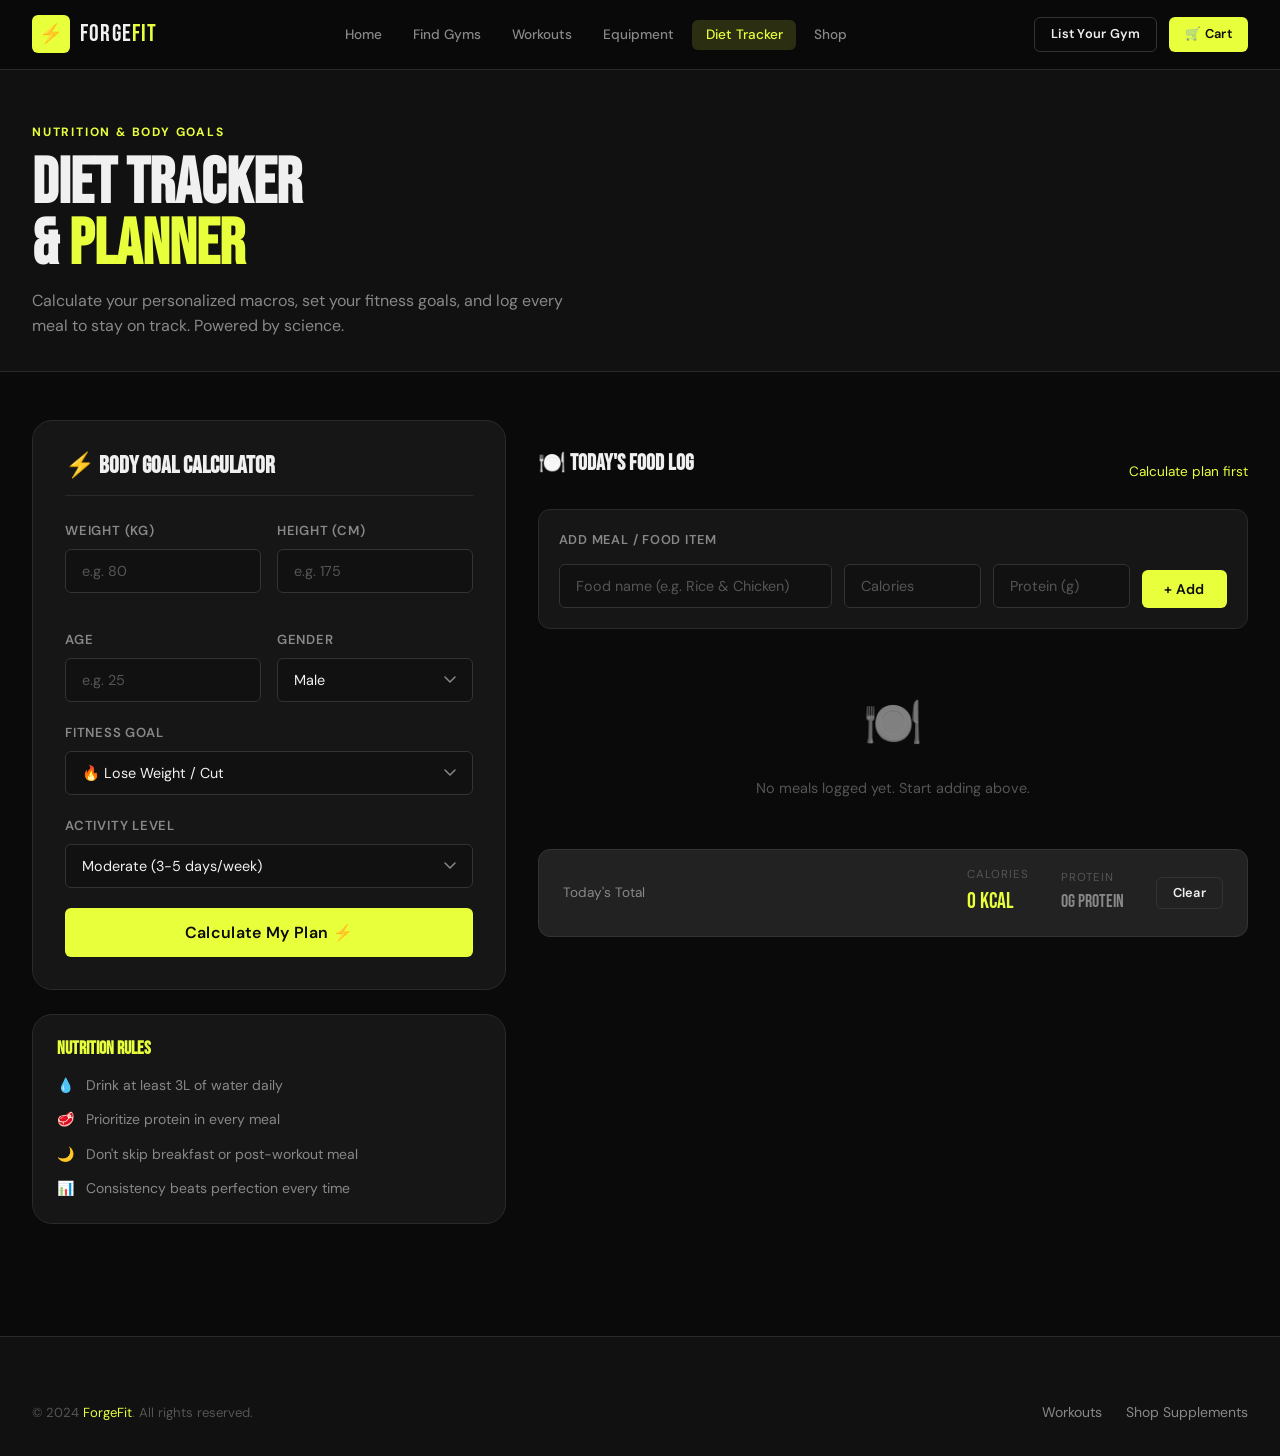
<file: fitness-platform/fitness-platform/diet-tracker.html>
<!DOCTYPE html>
<html lang="en">
<head>
  <meta charset="UTF-8">
  <meta name="viewport" content="width=device-width, initial-scale=1.0">
  <title>Diet Tracker & Fitness Planner — ForgeFit</title>
  <link rel="stylesheet" href="css/style.css">
  <link rel="icon" href="data:image/svg+xml,<svg xmlns='http://www.w3.org/2000/svg' viewBox='0 0 32 32'><rect width='32' height='32' rx='6' fill='%23e8ff3c'/><text x='16' y='22' text-anchor='middle' font-size='18'>⚡</text></svg>">
</head>
<body>

<nav class="navbar">
  <div class="nav-inner">
    <a href="index.html" class="nav-logo">
      <div class="nav-logo-icon">⚡</div>
      <span class="nav-logo-text">FORGE<span>FIT</span></span>
    </a>
    <ul class="nav-links">
      <li><a href="index.html" class="nav-link">Home</a></li>
      <li><a href="gyms.html" class="nav-link">Find Gyms</a></li>
      <li><a href="workout-library.html" class="nav-link">Workouts</a></li>
      <li><a href="equipment-guide.html" class="nav-link">Equipment</a></li>
      <li><a href="diet-tracker.html" class="nav-link active">Diet Tracker</a></li>
      <li><a href="marketplace.html" class="nav-link">Shop</a></li>
    </ul>
    <div class="nav-cta">
      <a href="gym-register.html" class="btn btn-outline btn-sm">List Your Gym</a>
      <a href="marketplace.html" class="btn btn-primary btn-sm cart-badge">🛒 Cart<span class="cart-badge-count" style="display:none">0</span></a>
    </div>
    <div class="nav-hamburger"><span></span><span></span><span></span></div>
  </div>
</nav>
<div class="nav-mobile-menu">
  <a href="index.html" class="nav-mobile-link">Home</a>
  <a href="gyms.html" class="nav-mobile-link">Find Gyms</a>
  <a href="workout-library.html" class="nav-mobile-link">Workouts</a>
  <a href="equipment-guide.html" class="nav-mobile-link">Equipment Guide</a>
  <a href="diet-tracker.html" class="nav-mobile-link">Diet Tracker</a>
  <a href="marketplace.html" class="nav-mobile-link">Marketplace</a>
</div>

<div class="page-content">
  <div style="background:var(--bg-secondary);border-bottom:1px solid var(--border);padding:3rem 0 2rem">
    <div class="container">
      <span class="section-label">Nutrition & Body Goals</span>
      <h1 style="font-family:var(--font-display);font-size:clamp(2.5rem,5vw,4rem);line-height:0.95;">DIET TRACKER<br>& <span style="color:var(--accent)">PLANNER</span></h1>
      <p style="color:var(--text-secondary);margin-top:0.75rem;max-width:560px;">Calculate your personalized macros, set your fitness goals, and log every meal to stay on track. Powered by science.</p>
    </div>
  </div>

  <section class="section-sm">
    <div class="container">
      <div style="display:grid;grid-template-columns:1fr 1.5fr;gap:2rem;align-items:start;">

        <!-- CALCULATOR FORM -->
        <div>
          <div class="form-card">
            <h2 class="form-title">⚡ Body Goal Calculator</h2>
            <form id="dietForm">
              <div class="form-grid">
                <div class="form-group">
                  <label class="form-label">Weight (kg)</label>
                  <input type="number" class="form-control" name="weight" id="dietWeight" placeholder="e.g. 80" min="30" max="300" required>
                </div>
                <div class="form-group">
                  <label class="form-label">Height (cm)</label>
                  <input type="number" class="form-control" name="height" id="dietHeight" placeholder="e.g. 175" min="100" max="250" required>
                </div>
                <div class="form-group">
                  <label class="form-label">Age</label>
                  <input type="number" class="form-control" name="age" id="dietAge" placeholder="e.g. 25" min="13" max="100" required>
                </div>
                <div class="form-group">
                  <label class="form-label">Gender</label>
                  <select class="form-control" name="gender" id="dietGender">
                    <option value="male">Male</option>
                    <option value="female">Female</option>
                  </select>
                </div>
              </div>
              <div class="form-group">
                <label class="form-label">Fitness Goal</label>
                <select class="form-control" name="goal" id="dietGoal">
                  <option value="lose">🔥 Lose Weight / Cut</option>
                  <option value="build">💪 Build Muscle / Bulk</option>
                  <option value="maintain">⚖️ Maintain Weight</option>
                </select>
              </div>
              <div class="form-group">
                <label class="form-label">Activity Level</label>
                <select class="form-control" name="activity" id="dietActivity">
                  <option value="1.2">Sedentary (desk job, no exercise)</option>
                  <option value="1.375">Light (1-3 days/week)</option>
                  <option value="1.55" selected>Moderate (3-5 days/week)</option>
                  <option value="1.725">Active (6-7 days/week)</option>
                  <option value="1.9">Very Active (twice a day)</option>
                </select>
              </div>
              <button type="submit" class="btn btn-primary btn-full btn-lg">Calculate My Plan ⚡</button>
            </form>
          </div>

          <!-- Nutrition Tips -->
          <div style="margin-top:1.5rem;background:var(--bg-card);border:1px solid var(--border);border-radius:var(--radius-lg);padding:1.5rem;">
            <h3 style="font-family:var(--font-display);font-size:1.1rem;margin-bottom:1rem;color:var(--accent)">NUTRITION RULES</h3>
            <div style="display:flex;flex-direction:column;gap:0.75rem;">
              <div style="display:flex;gap:0.75rem;font-size:0.875rem;color:var(--text-secondary)"><span>💧</span><span>Drink at least 3L of water daily</span></div>
              <div style="display:flex;gap:0.75rem;font-size:0.875rem;color:var(--text-secondary)"><span>🥩</span><span>Prioritize protein in every meal</span></div>
              <div style="display:flex;gap:0.75rem;font-size:0.875rem;color:var(--text-secondary)"><span>🌙</span><span>Don't skip breakfast or post-workout meal</span></div>
              <div style="display:flex;gap:0.75rem;font-size:0.875rem;color:var(--text-secondary)"><span>📊</span><span>Consistency beats perfection every time</span></div>
            </div>
          </div>
        </div>

        <!-- RESULTS + FOOD LOG -->
        <div>
          <!-- RESULTS DASHBOARD -->
          <div id="dietResults" class="results-dashboard">
            <div style="display:flex;align-items:center;justify-content:space-between;margin-bottom:1.5rem;">
              <h2 style="font-family:var(--font-display);font-size:1.8rem;">YOUR PLAN</h2>
              <span id="resultGoalLabel" style="font-size:0.8rem;background:var(--accent-glow);color:var(--accent);border:1px solid rgba(232,255,60,0.2);border-radius:20px;padding:4px 12px;font-weight:700;"></span>
            </div>

            <!-- Key stats -->
            <div class="results-grid">
              <div class="result-stat">
                <div class="result-stat-value" id="resultCals">—</div>
                <div class="result-stat-unit">kcal/day</div>
                <div class="result-stat-label">Daily Calories</div>
              </div>
              <div class="result-stat">
                <div class="result-stat-value" id="resultProtein">—</div>
                <div class="result-stat-unit">per day</div>
                <div class="result-stat-label">Protein Target</div>
              </div>
              <div class="result-stat">
                <div class="result-stat-value" id="resultCarbs">—</div>
                <div class="result-stat-unit">per day</div>
                <div class="result-stat-label">Carbohydrates</div>
              </div>
              <div class="result-stat">
                <div class="result-stat-value" id="resultFat">—</div>
                <div class="result-stat-unit">per day</div>
                <div class="result-stat-label">Healthy Fats</div>
              </div>
              <div class="result-stat">
                <div class="result-stat-value" id="resultBMI">—</div>
                <div class="result-stat-unit" id="resultBMILabel">BMI</div>
                <div class="result-stat-label">BMI Status</div>
              </div>
            </div>

            <!-- Macro breakdown bars -->
            <div style="background:var(--bg-card);border:1px solid var(--border);border-radius:var(--radius-lg);padding:1.5rem;margin-bottom:1.5rem;">
              <h3 style="font-family:var(--font-display);font-size:1.1rem;margin-bottom:1.25rem;">MACRO BREAKDOWN</h3>
              <div class="macro-bar-section">
                <div class="macro-bar-label">
                  <span id="barProteinLabel">Protein</span>
                  <span style="color:var(--accent)">▌ Protein</span>
                </div>
                <div class="macro-bar-track"><div class="macro-bar-fill protein" id="proteinBar" style="width:0%"></div></div>
              </div>
              <div class="macro-bar-section" style="margin-top:0.75rem;">
                <div class="macro-bar-label">
                  <span id="barCarbsLabel">Carbs</span>
                  <span style="color:var(--accent-blue)">▌ Carbs</span>
                </div>
                <div class="macro-bar-track"><div class="macro-bar-fill carbs" id="carbsBar" style="width:0%"></div></div>
              </div>
              <div class="macro-bar-section" style="margin-top:0.75rem;">
                <div class="macro-bar-label">
                  <span id="barFatLabel">Fats</span>
                  <span style="color:#ff8c3c">▌ Fats</span>
                </div>
                <div class="macro-bar-track"><div class="macro-bar-fill fat" id="fatBar" style="width:0%"></div></div>
              </div>
            </div>

            <!-- Workout recommendation -->
            <div style="background:var(--accent-glow);border:1px solid rgba(232,255,60,0.2);border-radius:var(--radius-md);padding:1.25rem;margin-bottom:1.5rem;">
              <div style="font-size:0.72rem;font-weight:700;letter-spacing:0.1em;text-transform:uppercase;color:var(--accent);margin-bottom:0.5rem;">Workout Recommendation</div>
              <p id="workoutRec" style="font-size:0.9rem;color:var(--text-secondary);line-height:1.5;"></p>
              <a href="workout-library.html" style="display:inline-block;margin-top:0.75rem;font-size:0.82rem;color:var(--accent);font-weight:600;">Explore Workouts →</a>
            </div>
          </div>

          <!-- FOOD LOG -->
          <div class="food-log-section">
            <div style="display:flex;align-items:center;justify-content:space-between;margin-bottom:1rem;">
              <h2 class="food-log-title">🍽️ Today's Food Log</h2>
              <span id="caloriesRemaining" style="font-size:0.85rem;color:var(--accent);">Calculate plan first</span>
            </div>

            <!-- Add food form -->
            <div class="food-log-add">
              <p style="font-size:0.8rem;font-weight:600;color:var(--text-secondary);text-transform:uppercase;letter-spacing:0.06em;margin-bottom:0.85rem;">Add Meal / Food Item</p>
              <div class="food-log-inputs">
                <div class="form-group" style="margin:0">
                  <input type="text" class="form-control" id="foodName" placeholder="Food name (e.g. Rice & Chicken)">
                </div>
                <div class="form-group" style="margin:0">
                  <input type="number" class="form-control" id="foodCals" placeholder="Calories" min="0">
                </div>
                <div class="form-group" style="margin:0">
                  <input type="number" class="form-control" id="foodProtein" placeholder="Protein (g)" min="0">
                </div>
                <button class="btn btn-primary" id="addFoodBtn">+ Add</button>
              </div>
            </div>

            <!-- Food log list -->
            <div id="foodLogList" class="food-log-list"></div>

            <!-- Daily total -->
            <div class="food-log-summary">
              <span class="food-log-total-label">Today's Total</span>
              <div style="display:flex;gap:2rem;align-items:center;">
                <div>
                  <div style="font-size:0.72rem;color:var(--text-muted);text-transform:uppercase;letter-spacing:0.08em">Calories</div>
                  <div class="food-log-total-value" id="totalCals">0 kcal</div>
                </div>
                <div>
                  <div style="font-size:0.72rem;color:var(--text-muted);text-transform:uppercase;letter-spacing:0.08em">Protein</div>
                  <div class="food-log-total-value" id="totalProtein" style="color:var(--text-secondary);font-size:1.1rem">0g</div>
                </div>
                <button class="btn btn-outline btn-sm" onclick="if(confirm('Clear food log?')){APP.foodLog=[];saveFoodLog();renderFoodLog();}">Clear</button>
              </div>
            </div>
          </div>
        </div>

      </div>
    </div>
  </section>
</div>

<footer class="footer">
  <div class="container">
    <div class="footer-bottom" style="border-top:none;padding-top:0">
      <p class="footer-copy">© 2024 <span>ForgeFit</span>. All rights reserved.</p>
      <div style="display:flex;gap:1.5rem;">
        <a href="workout-library.html" class="footer-link">Workouts</a>
        <a href="marketplace.html" class="footer-link">Shop Supplements</a>
      </div>
    </div>
  </div>
</footer>

<script src="js/script.js"></script>
<!-- Expose storage helpers for inline onclick -->
<script>
  function saveFoodLog() { localStorage.setItem('forge_foodlog', JSON.stringify(APP.foodLog)); }
</script>
</body>
</html>
</file>
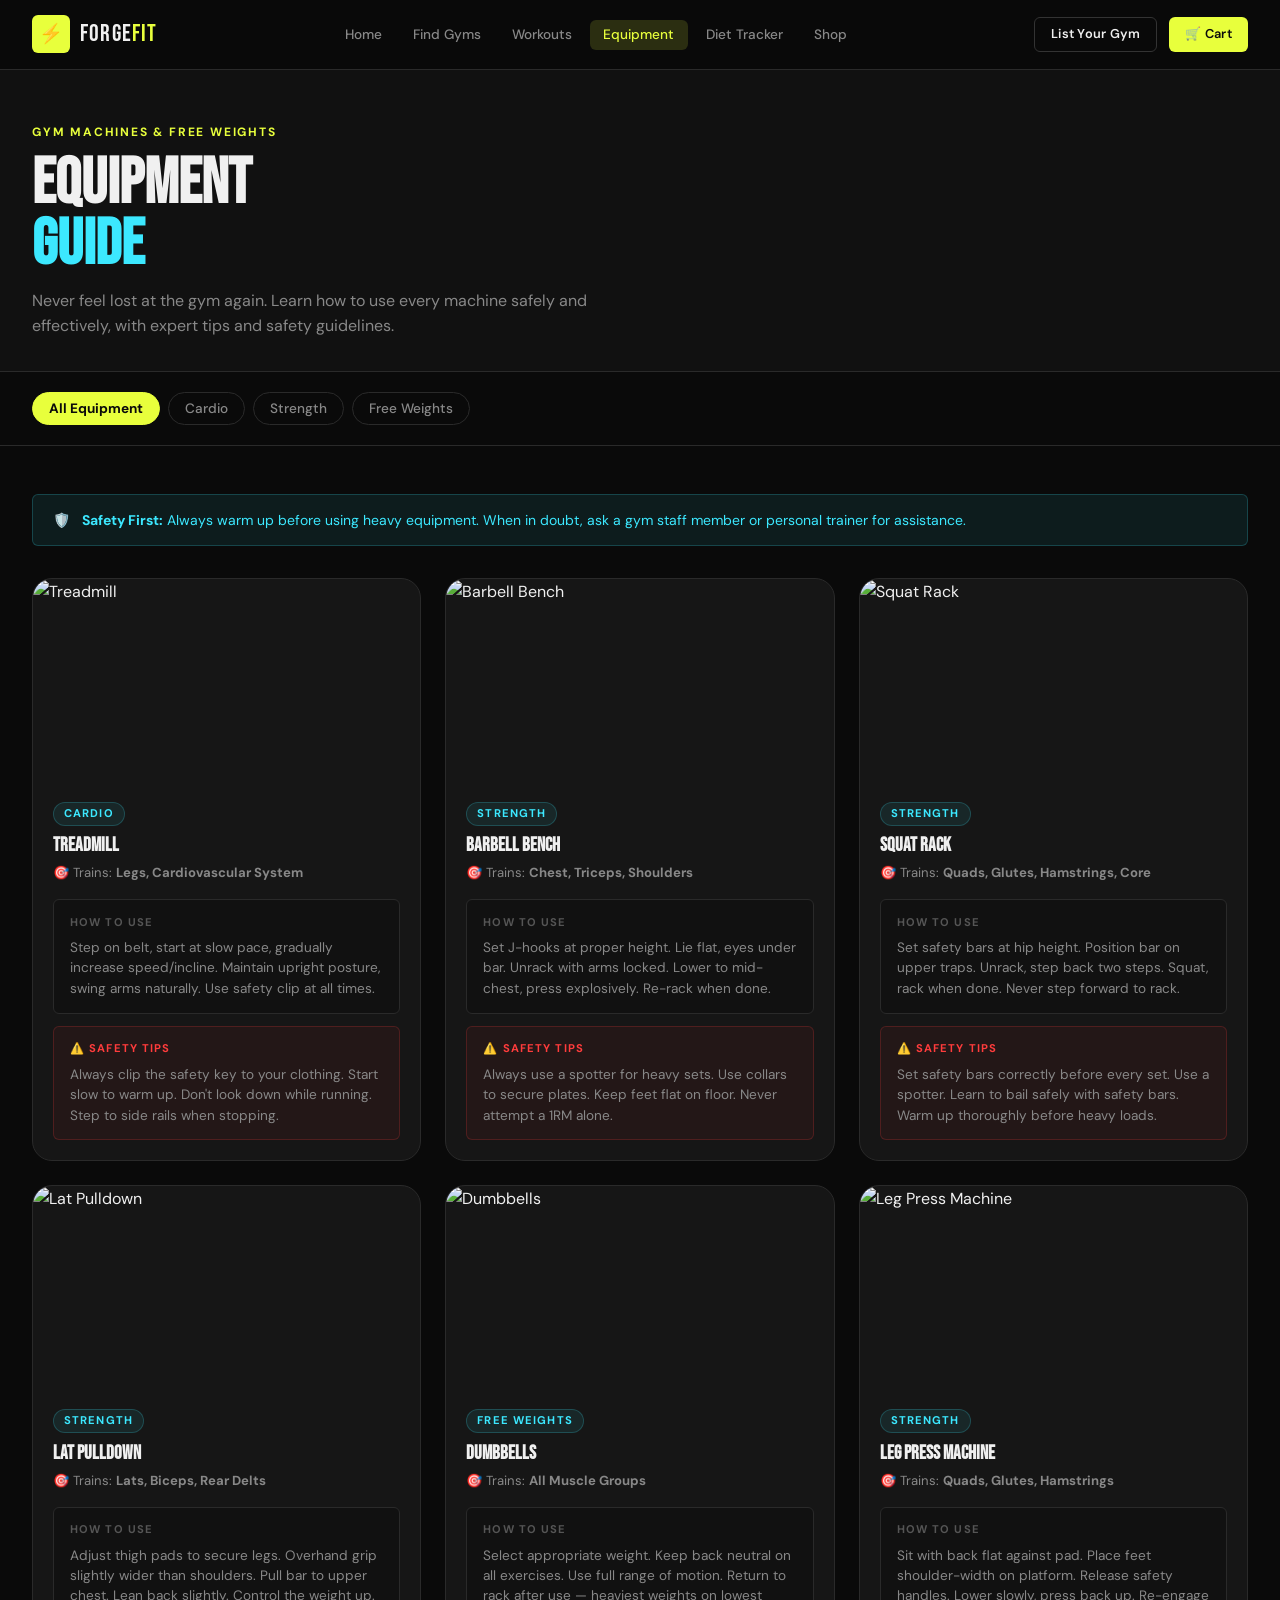
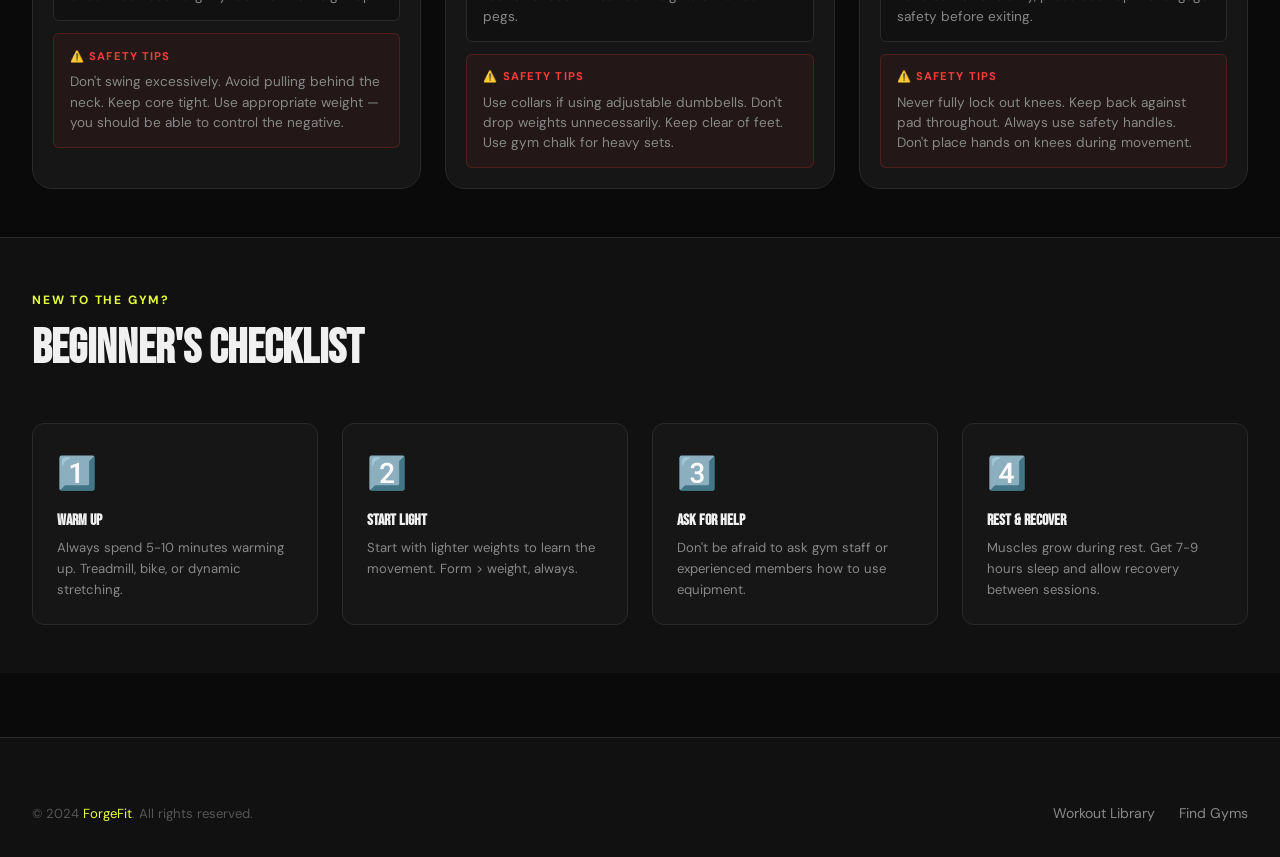
<file: fitness-platform/fitness-platform/equipment-guide.html>
<!DOCTYPE html>
<html lang="en">
<head>
  <meta charset="UTF-8">
  <meta name="viewport" content="width=device-width, initial-scale=1.0">
  <title>Equipment Guide — ForgeFit</title>
  <link rel="stylesheet" href="css/style.css">
  <link rel="icon" href="data:image/svg+xml,<svg xmlns='http://www.w3.org/2000/svg' viewBox='0 0 32 32'><rect width='32' height='32' rx='6' fill='%23e8ff3c'/><text x='16' y='22' text-anchor='middle' font-size='18'>⚡</text></svg>">
</head>
<body>

<nav class="navbar">
  <div class="nav-inner">
    <a href="index.html" class="nav-logo">
      <div class="nav-logo-icon">⚡</div>
      <span class="nav-logo-text">FORGE<span>FIT</span></span>
    </a>
    <ul class="nav-links">
      <li><a href="index.html" class="nav-link">Home</a></li>
      <li><a href="gyms.html" class="nav-link">Find Gyms</a></li>
      <li><a href="workout-library.html" class="nav-link">Workouts</a></li>
      <li><a href="equipment-guide.html" class="nav-link active">Equipment</a></li>
      <li><a href="diet-tracker.html" class="nav-link">Diet Tracker</a></li>
      <li><a href="marketplace.html" class="nav-link">Shop</a></li>
    </ul>
    <div class="nav-cta">
      <a href="gym-register.html" class="btn btn-outline btn-sm">List Your Gym</a>
      <a href="marketplace.html" class="btn btn-primary btn-sm cart-badge">🛒 Cart<span class="cart-badge-count" style="display:none">0</span></a>
    </div>
    <div class="nav-hamburger"><span></span><span></span><span></span></div>
  </div>
</nav>
<div class="nav-mobile-menu">
  <a href="index.html" class="nav-mobile-link">Home</a>
  <a href="gyms.html" class="nav-mobile-link">Find Gyms</a>
  <a href="workout-library.html" class="nav-mobile-link">Workouts</a>
  <a href="equipment-guide.html" class="nav-mobile-link">Equipment Guide</a>
  <a href="diet-tracker.html" class="nav-mobile-link">Diet Tracker</a>
  <a href="marketplace.html" class="nav-mobile-link">Marketplace</a>
</div>

<div class="page-content">
  <div style="background:var(--bg-secondary);border-bottom:1px solid var(--border);padding:3rem 0 2rem">
    <div class="container">
      <span class="section-label">Gym Machines & Free Weights</span>
      <h1 style="font-family:var(--font-display);font-size:clamp(2.5rem,5vw,4rem);line-height:0.95;">EQUIPMENT<br><span style="color:var(--accent-blue)">GUIDE</span></h1>
      <p style="color:var(--text-secondary);margin-top:0.75rem;max-width:560px;">Never feel lost at the gym again. Learn how to use every machine safely and effectively, with expert tips and safety guidelines.</p>
    </div>
  </div>

  <div style="border-bottom:1px solid var(--border);padding:1.25rem 0;background:var(--bg-primary);position:sticky;top:var(--nav-height);z-index:100;backdrop-filter:blur(20px);">
    <div class="container">
      <div class="filter-tabs">
        <button class="filter-tab active" data-cat="all">All Equipment</button>
        <button class="filter-tab" data-cat="Cardio">Cardio</button>
        <button class="filter-tab" data-cat="Strength">Strength</button>
        <button class="filter-tab" data-cat="Free Weights">Free Weights</button>
      </div>
    </div>
  </div>

  <section class="section-sm">
    <div class="container">
      <div class="alert alert-info" style="margin-bottom:2rem">
        <span>🛡️</span>
        <span><strong>Safety First:</strong> Always warm up before using heavy equipment. When in doubt, ask a gym staff member or personal trainer for assistance.</span>
      </div>
      <div id="equipmentGrid" class="grid-3">
        <div class="loading-spinner" style="grid-column:1/-1"></div>
      </div>
    </div>
  </section>

  <!-- Beginner Guide -->
  <section style="background:var(--bg-secondary);border-top:1px solid var(--border);padding:3rem 0;">
    <div class="container">
      <div class="section-header">
        <span class="section-label">New to the Gym?</span>
        <h2 class="section-title">Beginner's Checklist</h2>
      </div>
      <div class="grid-4 stagger">
        <div style="background:var(--bg-card);border:1px solid var(--border);border-radius:var(--radius-md);padding:1.5rem;">
          <div style="font-size:2rem;margin-bottom:0.75rem">1️⃣</div>
          <h4 style="font-family:var(--font-display);font-size:1rem;margin-bottom:0.5rem">WARM UP</h4>
          <p style="font-size:0.82rem;color:var(--text-secondary)">Always spend 5-10 minutes warming up. Treadmill, bike, or dynamic stretching.</p>
        </div>
        <div style="background:var(--bg-card);border:1px solid var(--border);border-radius:var(--radius-md);padding:1.5rem;">
          <div style="font-size:2rem;margin-bottom:0.75rem">2️⃣</div>
          <h4 style="font-family:var(--font-display);font-size:1rem;margin-bottom:0.5rem">START LIGHT</h4>
          <p style="font-size:0.82rem;color:var(--text-secondary)">Start with lighter weights to learn the movement. Form > weight, always.</p>
        </div>
        <div style="background:var(--bg-card);border:1px solid var(--border);border-radius:var(--radius-md);padding:1.5rem;">
          <div style="font-size:2rem;margin-bottom:0.75rem">3️⃣</div>
          <h4 style="font-family:var(--font-display);font-size:1rem;margin-bottom:0.5rem">ASK FOR HELP</h4>
          <p style="font-size:0.82rem;color:var(--text-secondary)">Don't be afraid to ask gym staff or experienced members how to use equipment.</p>
        </div>
        <div style="background:var(--bg-card);border:1px solid var(--border);border-radius:var(--radius-md);padding:1.5rem;">
          <div style="font-size:2rem;margin-bottom:0.75rem">4️⃣</div>
          <h4 style="font-family:var(--font-display);font-size:1rem;margin-bottom:0.5rem">REST & RECOVER</h4>
          <p style="font-size:0.82rem;color:var(--text-secondary)">Muscles grow during rest. Get 7-9 hours sleep and allow recovery between sessions.</p>
        </div>
      </div>
    </div>
  </section>
</div>

<footer class="footer">
  <div class="container">
    <div class="footer-bottom" style="border-top:none;padding-top:0">
      <p class="footer-copy">© 2024 <span>ForgeFit</span>. All rights reserved.</p>
      <div style="display:flex;gap:1.5rem;">
        <a href="workout-library.html" class="footer-link">Workout Library</a>
        <a href="gyms.html" class="footer-link">Find Gyms</a>
      </div>
    </div>
  </div>
</footer>

<script src="js/script.js"></script>
</body>
</html>
</file>
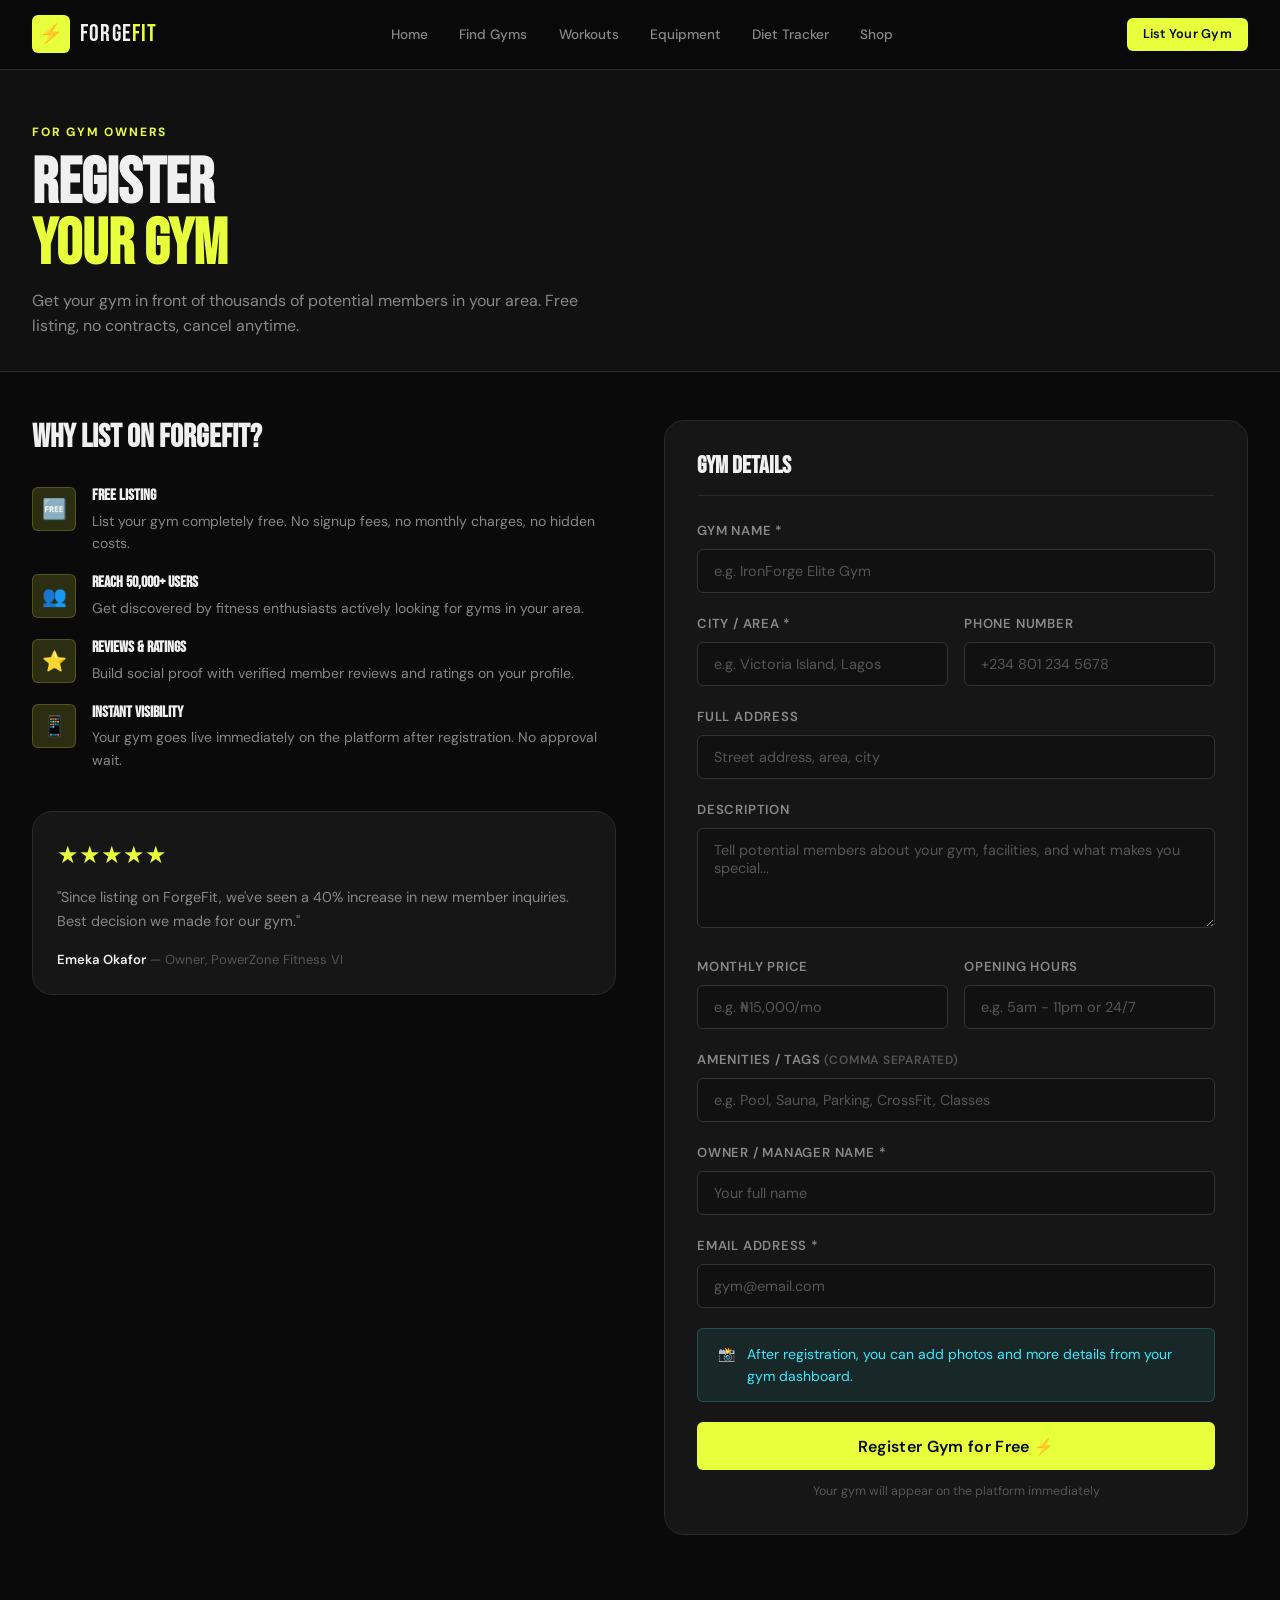
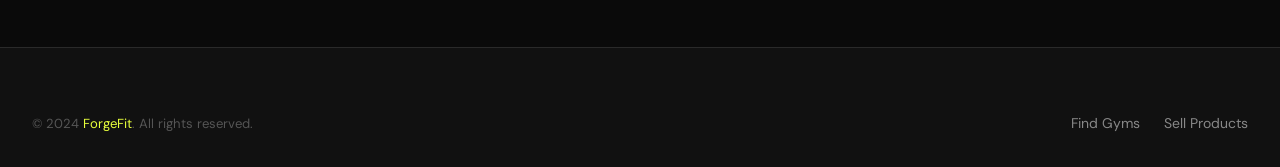
<file: fitness-platform/fitness-platform/gym-register.html>
<!DOCTYPE html>
<html lang="en">
<head>
  <meta charset="UTF-8">
  <meta name="viewport" content="width=device-width, initial-scale=1.0">
  <title>Register Your Gym — ForgeFit</title>
  <link rel="stylesheet" href="css/style.css">
  <link rel="icon" href="data:image/svg+xml,<svg xmlns='http://www.w3.org/2000/svg' viewBox='0 0 32 32'><rect width='32' height='32' rx='6' fill='%23e8ff3c'/><text x='16' y='22' text-anchor='middle' font-size='18'>⚡</text></svg>">
</head>
<body>

<nav class="navbar">
  <div class="nav-inner">
    <a href="index.html" class="nav-logo">
      <div class="nav-logo-icon">⚡</div>
      <span class="nav-logo-text">FORGE<span>FIT</span></span>
    </a>
    <ul class="nav-links">
      <li><a href="index.html" class="nav-link">Home</a></li>
      <li><a href="gyms.html" class="nav-link">Find Gyms</a></li>
      <li><a href="workout-library.html" class="nav-link">Workouts</a></li>
      <li><a href="equipment-guide.html" class="nav-link">Equipment</a></li>
      <li><a href="diet-tracker.html" class="nav-link">Diet Tracker</a></li>
      <li><a href="marketplace.html" class="nav-link">Shop</a></li>
    </ul>
    <div class="nav-cta">
      <a href="gym-register.html" class="btn btn-primary btn-sm">List Your Gym</a>
    </div>
    <div class="nav-hamburger"><span></span><span></span><span></span></div>
  </div>
</nav>
<div class="nav-mobile-menu">
  <a href="index.html" class="nav-mobile-link">Home</a>
  <a href="gyms.html" class="nav-mobile-link">Find Gyms</a>
  <a href="workout-library.html" class="nav-mobile-link">Workouts</a>
  <a href="equipment-guide.html" class="nav-mobile-link">Equipment Guide</a>
  <a href="diet-tracker.html" class="nav-mobile-link">Diet Tracker</a>
  <a href="marketplace.html" class="nav-mobile-link">Marketplace</a>
</div>

<div class="page-content">
  <div style="background:var(--bg-secondary);border-bottom:1px solid var(--border);padding:3rem 0 2rem">
    <div class="container">
      <span class="section-label">For Gym Owners</span>
      <h1 style="font-family:var(--font-display);font-size:clamp(2.5rem,5vw,4rem);line-height:0.95;">REGISTER<br><span style="color:var(--accent)">YOUR GYM</span></h1>
      <p style="color:var(--text-secondary);margin-top:0.75rem;max-width:560px;">Get your gym in front of thousands of potential members in your area. Free listing, no contracts, cancel anytime.</p>
    </div>
  </div>

  <section class="section-sm">
    <div class="container">
      <div style="display:grid;grid-template-columns:1fr 1fr;gap:3rem;align-items:start;">

        <!-- Benefits -->
        <div>
          <h2 style="font-family:var(--font-display);font-size:2rem;margin-bottom:2rem;">WHY LIST ON FORGEFIT?</h2>

          <div style="display:flex;flex-direction:column;gap:1.25rem;margin-bottom:2.5rem;">
            <div style="display:flex;gap:1rem;align-items:flex-start;">
              <div style="width:44px;height:44px;background:var(--accent-glow);border:1px solid rgba(232,255,60,0.2);border-radius:var(--radius-sm);display:flex;align-items:center;justify-content:center;font-size:1.25rem;flex-shrink:0;">🆓</div>
              <div>
                <h4 style="font-family:var(--font-display);font-size:1rem;margin-bottom:0.3rem">FREE LISTING</h4>
                <p style="font-size:0.875rem;color:var(--text-secondary)">List your gym completely free. No signup fees, no monthly charges, no hidden costs.</p>
              </div>
            </div>
            <div style="display:flex;gap:1rem;align-items:flex-start;">
              <div style="width:44px;height:44px;background:var(--accent-glow);border:1px solid rgba(232,255,60,0.2);border-radius:var(--radius-sm);display:flex;align-items:center;justify-content:center;font-size:1.25rem;flex-shrink:0;">👥</div>
              <div>
                <h4 style="font-family:var(--font-display);font-size:1rem;margin-bottom:0.3rem">REACH 50,000+ USERS</h4>
                <p style="font-size:0.875rem;color:var(--text-secondary)">Get discovered by fitness enthusiasts actively looking for gyms in your area.</p>
              </div>
            </div>
            <div style="display:flex;gap:1rem;align-items:flex-start;">
              <div style="width:44px;height:44px;background:var(--accent-glow);border:1px solid rgba(232,255,60,0.2);border-radius:var(--radius-sm);display:flex;align-items:center;justify-content:center;font-size:1.25rem;flex-shrink:0;">⭐</div>
              <div>
                <h4 style="font-family:var(--font-display);font-size:1rem;margin-bottom:0.3rem">REVIEWS & RATINGS</h4>
                <p style="font-size:0.875rem;color:var(--text-secondary)">Build social proof with verified member reviews and ratings on your profile.</p>
              </div>
            </div>
            <div style="display:flex;gap:1rem;align-items:flex-start;">
              <div style="width:44px;height:44px;background:var(--accent-glow);border:1px solid rgba(232,255,60,0.2);border-radius:var(--radius-sm);display:flex;align-items:center;justify-content:center;font-size:1.25rem;flex-shrink:0;">📱</div>
              <div>
                <h4 style="font-family:var(--font-display);font-size:1rem;margin-bottom:0.3rem">INSTANT VISIBILITY</h4>
                <p style="font-size:0.875rem;color:var(--text-secondary)">Your gym goes live immediately on the platform after registration. No approval wait.</p>
              </div>
            </div>
          </div>

          <!-- Testimonial -->
          <div style="background:var(--bg-card);border:1px solid var(--border);border-radius:var(--radius-lg);padding:1.5rem;">
            <div style="font-size:1.5rem;margin-bottom:0.75rem;color:var(--accent)">★★★★★</div>
            <p style="font-size:0.9rem;color:var(--text-secondary);line-height:1.6;margin-bottom:1rem;">"Since listing on ForgeFit, we've seen a 40% increase in new member inquiries. Best decision we made for our gym."</p>
            <div style="font-size:0.82rem;">
              <span style="font-weight:600">Emeka Okafor</span>
              <span style="color:var(--text-muted)"> — Owner, PowerZone Fitness VI</span>
            </div>
          </div>

          <!-- Preview area -->
          <div id="gymPreview" style="display:none;margin-top:2rem;"></div>
        </div>

        <!-- Registration Form -->
        <div>
          <div class="form-card">
            <h2 class="form-title">Gym Details</h2>
            <form id="gymRegisterForm">
              <div class="form-group">
                <label class="form-label">Gym Name *</label>
                <input type="text" class="form-control" name="gymName" placeholder="e.g. IronForge Elite Gym" required>
              </div>
              <div class="form-grid">
                <div class="form-group">
                  <label class="form-label">City / Area *</label>
                  <input type="text" class="form-control" name="gymCity" placeholder="e.g. Victoria Island, Lagos" required>
                </div>
                <div class="form-group">
                  <label class="form-label">Phone Number</label>
                  <input type="tel" class="form-control" name="gymPhone" placeholder="+234 801 234 5678">
                </div>
              </div>
              <div class="form-group">
                <label class="form-label">Full Address</label>
                <input type="text" class="form-control" name="gymAddress" placeholder="Street address, area, city">
              </div>
              <div class="form-group">
                <label class="form-label">Description</label>
                <textarea class="form-control" name="gymDescription" placeholder="Tell potential members about your gym, facilities, and what makes you special..."></textarea>
              </div>
              <div class="form-grid">
                <div class="form-group">
                  <label class="form-label">Monthly Price</label>
                  <input type="text" class="form-control" name="gymPricing" placeholder="e.g. ₦15,000/mo">
                </div>
                <div class="form-group">
                  <label class="form-label">Opening Hours</label>
                  <input type="text" class="form-control" name="gymHours" placeholder="e.g. 5am - 11pm or 24/7">
                </div>
              </div>
              <div class="form-group">
                <label class="form-label">Amenities / Tags <span style="color:var(--text-muted);font-size:0.75rem;">(comma separated)</span></label>
                <input type="text" class="form-control" name="gymAmenities" placeholder="e.g. Pool, Sauna, Parking, CrossFit, Classes">
              </div>
              <div class="form-group">
                <label class="form-label">Owner / Manager Name *</label>
                <input type="text" class="form-control" name="ownerName" placeholder="Your full name" required>
              </div>
              <div class="form-group">
                <label class="form-label">Email Address *</label>
                <input type="email" class="form-control" name="ownerEmail" placeholder="gym@email.com" required>
              </div>

              <div class="alert alert-info" style="margin-bottom:1.25rem">
                <span>📸</span>
                <span>After registration, you can add photos and more details from your gym dashboard.</span>
              </div>

              <button type="submit" class="btn btn-primary btn-full btn-lg">Register Gym for Free ⚡</button>
              <p style="text-align:center;font-size:0.78rem;color:var(--text-muted);margin-top:0.75rem">Your gym will appear on the platform immediately</p>
            </form>
          </div>
        </div>

      </div>
    </div>
  </section>
</div>

<footer class="footer">
  <div class="container">
    <div class="footer-bottom" style="border-top:none;padding-top:0">
      <p class="footer-copy">© 2024 <span>ForgeFit</span>. All rights reserved.</p>
      <div style="display:flex;gap:1.5rem;">
        <a href="gyms.html" class="footer-link">Find Gyms</a>
        <a href="seller-register.html" class="footer-link">Sell Products</a>
      </div>
    </div>
  </div>
</footer>

<script src="js/script.js"></script>
</body>
</html>
</file>
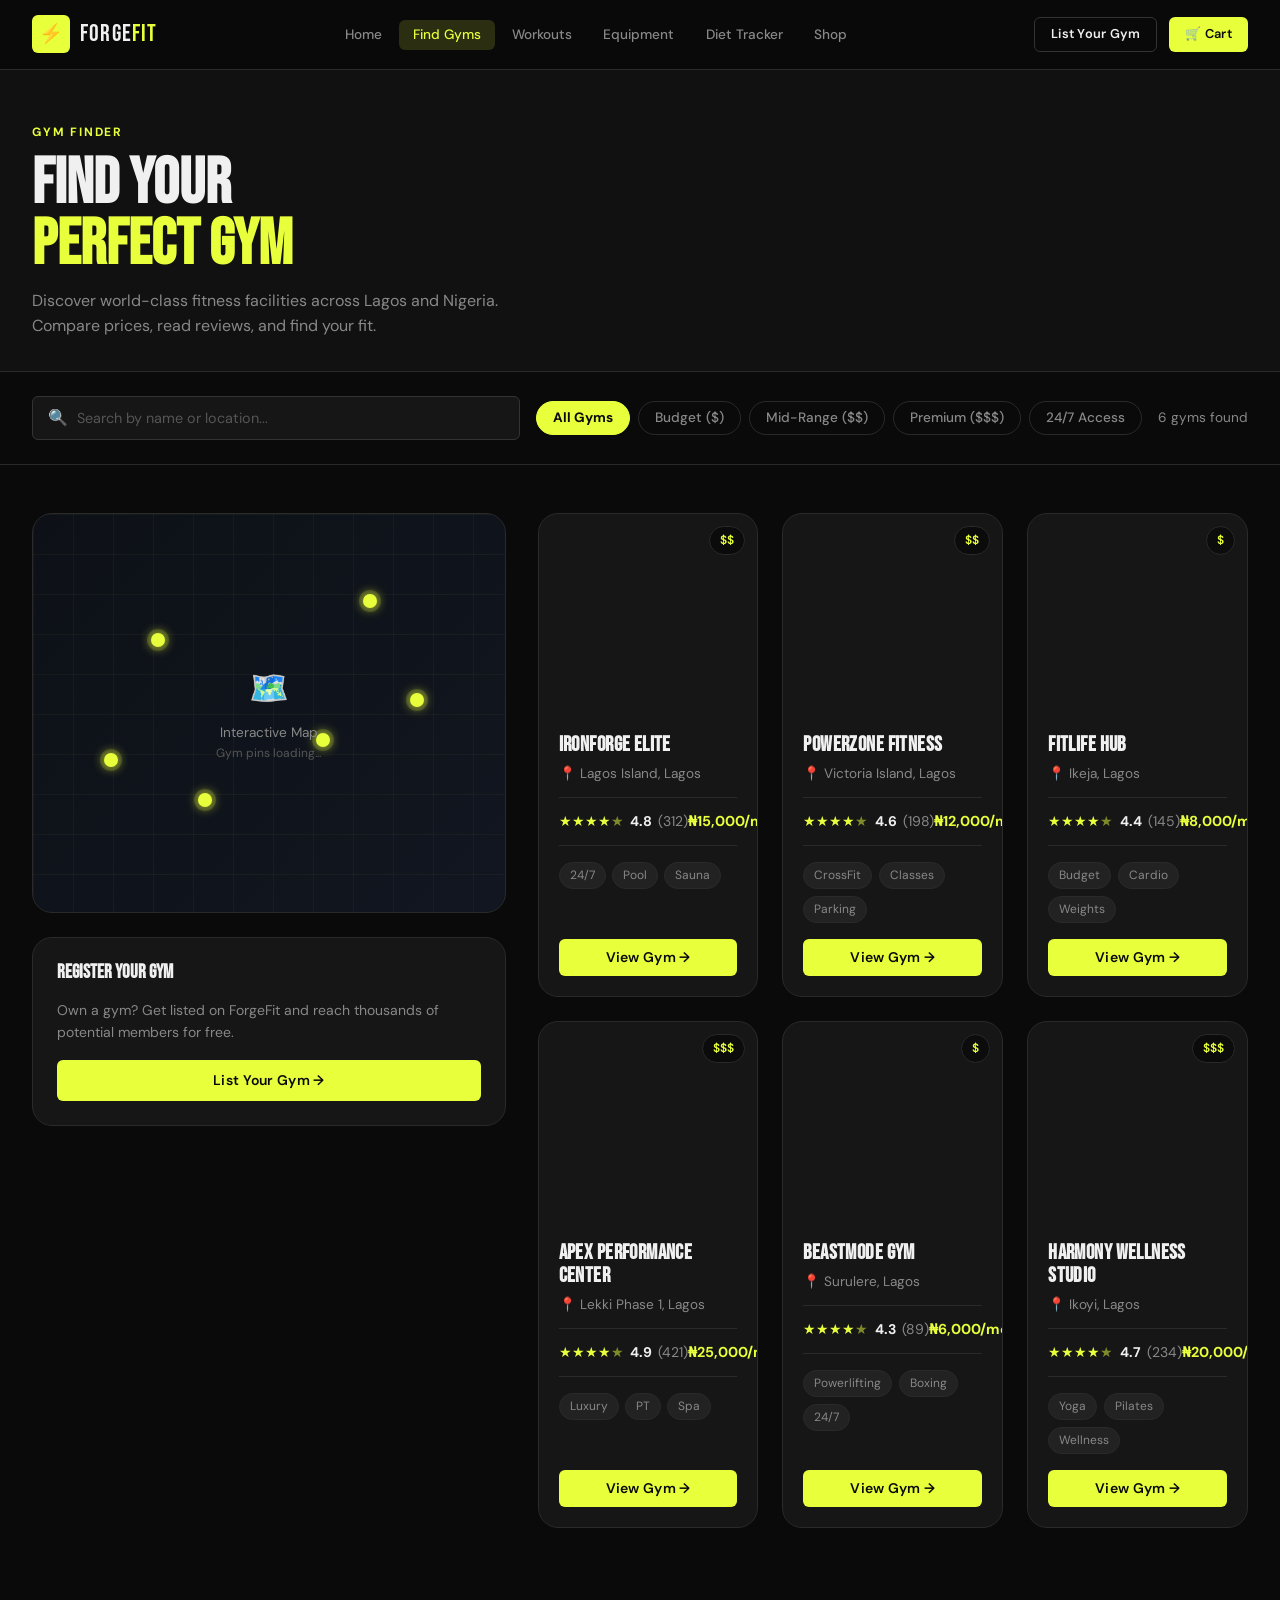
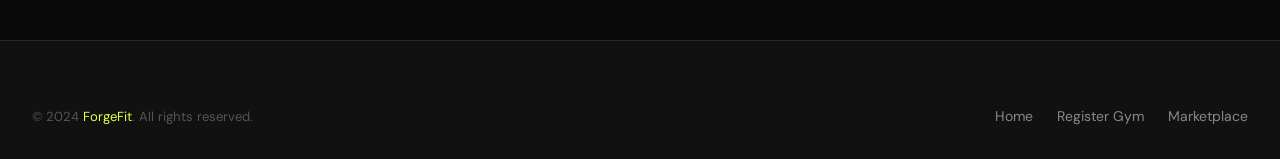
<file: fitness-platform/fitness-platform/gyms.html>
<!DOCTYPE html>
<html lang="en">
<head>
  <meta charset="UTF-8">
  <meta name="viewport" content="width=device-width, initial-scale=1.0">
  <title>Find Gyms — ForgeFit</title>
  <link rel="stylesheet" href="css/style.css">
  <link rel="icon" href="data:image/svg+xml,<svg xmlns='http://www.w3.org/2000/svg' viewBox='0 0 32 32'><rect width='32' height='32' rx='6' fill='%23e8ff3c'/><text x='16' y='22' text-anchor='middle' font-size='18'>⚡</text></svg>">
</head>
<body>

<!-- NAV -->
<nav class="navbar">
  <div class="nav-inner">
    <a href="index.html" class="nav-logo">
      <div class="nav-logo-icon">⚡</div>
      <span class="nav-logo-text">FORGE<span>FIT</span></span>
    </a>
    <ul class="nav-links">
      <li><a href="index.html" class="nav-link">Home</a></li>
      <li><a href="gyms.html" class="nav-link active">Find Gyms</a></li>
      <li><a href="workout-library.html" class="nav-link">Workouts</a></li>
      <li><a href="equipment-guide.html" class="nav-link">Equipment</a></li>
      <li><a href="diet-tracker.html" class="nav-link">Diet Tracker</a></li>
      <li><a href="marketplace.html" class="nav-link">Shop</a></li>
    </ul>
    <div class="nav-cta">
      <a href="gym-register.html" class="btn btn-outline btn-sm">List Your Gym</a>
      <a href="marketplace.html" class="btn btn-primary btn-sm cart-badge">🛒 Cart<span class="cart-badge-count" style="display:none">0</span></a>
    </div>
    <div class="nav-hamburger"><span></span><span></span><span></span></div>
  </div>
</nav>
<div class="nav-mobile-menu">
  <a href="index.html" class="nav-mobile-link">Home</a>
  <a href="gyms.html" class="nav-mobile-link">Find Gyms</a>
  <a href="workout-library.html" class="nav-mobile-link">Workouts</a>
  <a href="equipment-guide.html" class="nav-mobile-link">Equipment Guide</a>
  <a href="diet-tracker.html" class="nav-mobile-link">Diet Tracker</a>
  <a href="marketplace.html" class="nav-mobile-link">Marketplace</a>
  <a href="gym-register.html" class="nav-mobile-link">Register Gym</a>
  <a href="seller-register.html" class="nav-mobile-link">Sell Products</a>
</div>

<div class="page-content">
  <!-- PAGE HERO -->
  <div style="background:var(--bg-secondary);border-bottom:1px solid var(--border);padding:3rem 0 2rem">
    <div class="container">
      <span class="section-label">Gym Finder</span>
      <h1 style="font-family:var(--font-display);font-size:clamp(2.5rem,5vw,4rem);line-height:0.95;">FIND YOUR<br><span style="color:var(--accent)">PERFECT GYM</span></h1>
      <p style="color:var(--text-secondary);margin-top:0.75rem;max-width:500px;">Discover world-class fitness facilities across Lagos and Nigeria. Compare prices, read reviews, and find your fit.</p>
    </div>
  </div>

  <!-- SEARCH + FILTER BAR -->
  <div style="border-bottom:1px solid var(--border);padding:1.5rem 0;background:var(--bg-primary);position:sticky;top:var(--nav-height);z-index:100;backdrop-filter:blur(20px);">
    <div class="container">
      <div style="display:flex;gap:1rem;flex-wrap:wrap;align-items:center;">
        <div class="search-input-wrap" style="flex:1;min-width:240px;">
          <span class="search-icon">🔍</span>
          <input type="text" class="search-input" id="gymSearch" placeholder="Search by name or location...">
        </div>
        <div class="filter-tabs">
          <button class="filter-tab active" data-filter="all">All Gyms</button>
          <button class="filter-tab" data-filter="$">Budget ($)</button>
          <button class="filter-tab" data-filter="$$">Mid-Range ($$)</button>
          <button class="filter-tab" data-filter="$$$">Premium ($$$)</button>
          <button class="filter-tab" data-filter="24/7">24/7 Access</button>
        </div>
        <span class="results-count" id="gymCount">Loading...</span>
      </div>
    </div>
  </div>

  <section class="section-sm">
    <div class="container">
      <div style="display:grid;grid-template-columns:1fr 1.5fr;gap:2rem;align-items:start;">

        <!-- MAP -->
        <div style="position:sticky;top:calc(var(--nav-height) + 80px);">
          <div class="map-mock" id="gymMap">
            <div style="text-align:center;position:relative;z-index:2;color:var(--text-secondary);">
              <div style="font-size:2rem;margin-bottom:0.5rem">🗺️</div>
              <p style="font-size:0.85rem;">Interactive Map</p>
              <p style="font-size:0.75rem;color:var(--text-muted)">Gym pins loading...</p>
            </div>
          </div>
          <div style="margin-top:1.5rem;background:var(--bg-card);border:1px solid var(--border);border-radius:var(--radius-lg);padding:1.5rem;">
            <h3 style="font-family:var(--font-display);font-size:1.2rem;margin-bottom:1rem;">Register Your Gym</h3>
            <p style="font-size:0.875rem;color:var(--text-secondary);margin-bottom:1rem;line-height:1.6;">Own a gym? Get listed on ForgeFit and reach thousands of potential members for free.</p>
            <a href="gym-register.html" class="btn btn-primary btn-full">List Your Gym →</a>
          </div>
        </div>

        <!-- GYM GRID -->
        <div>
          <div id="gymsGrid" class="grid-2">
            <div class="loading-spinner" style="grid-column:1/-1"></div>
          </div>
        </div>

      </div>
    </div>
  </section>
</div>

<!-- FOOTER -->
<footer class="footer">
  <div class="container">
    <div class="footer-bottom" style="border-top:none;padding-top:0">
      <p class="footer-copy">© 2024 <span>ForgeFit</span>. All rights reserved.</p>
      <div style="display:flex;gap:1.5rem;">
        <a href="index.html" class="footer-link">Home</a>
        <a href="gym-register.html" class="footer-link">Register Gym</a>
        <a href="marketplace.html" class="footer-link">Marketplace</a>
      </div>
    </div>
  </div>
</footer>

<script src="js/script.js"></script>
</body>
</html>
</file>
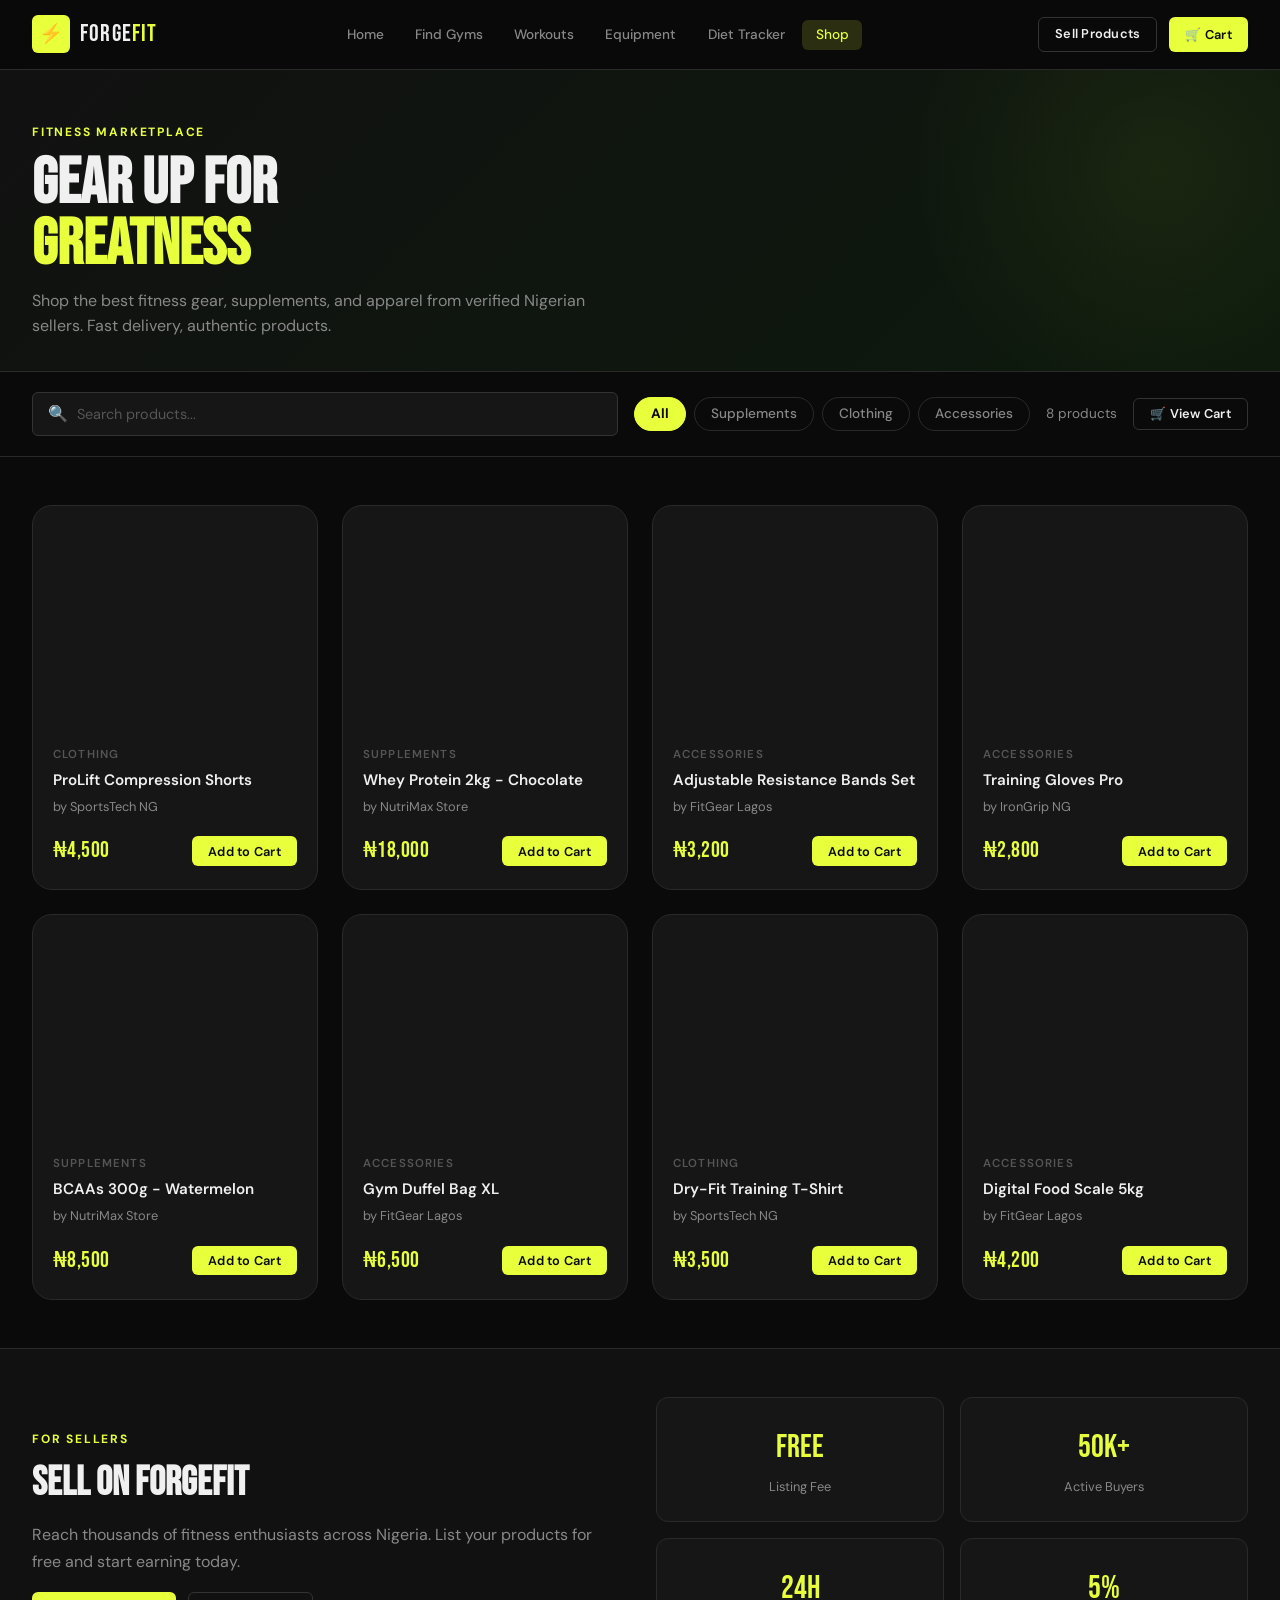
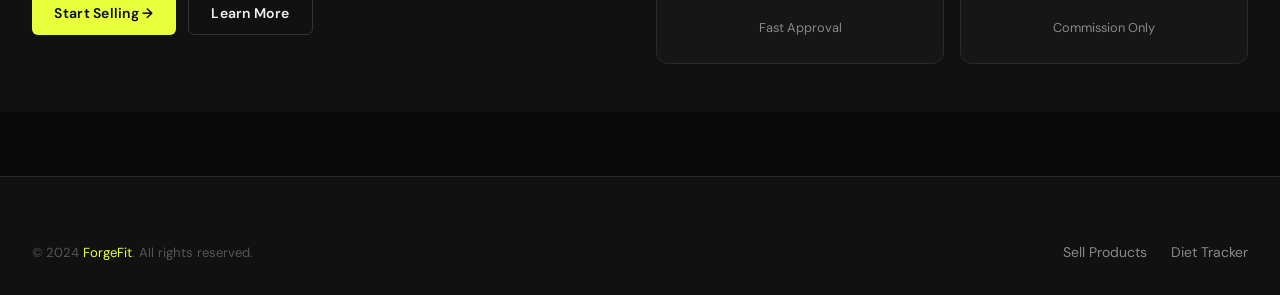
<file: fitness-platform/fitness-platform/marketplace.html>
<!DOCTYPE html>
<html lang="en">
<head>
  <meta charset="UTF-8">
  <meta name="viewport" content="width=device-width, initial-scale=1.0">
  <title>Marketplace — ForgeFit</title>
  <link rel="stylesheet" href="css/style.css">
  <link rel="icon" href="data:image/svg+xml,<svg xmlns='http://www.w3.org/2000/svg' viewBox='0 0 32 32'><rect width='32' height='32' rx='6' fill='%23e8ff3c'/><text x='16' y='22' text-anchor='middle' font-size='18'>⚡</text></svg>">
</head>
<body>

<nav class="navbar">
  <div class="nav-inner">
    <a href="index.html" class="nav-logo">
      <div class="nav-logo-icon">⚡</div>
      <span class="nav-logo-text">FORGE<span>FIT</span></span>
    </a>
    <ul class="nav-links">
      <li><a href="index.html" class="nav-link">Home</a></li>
      <li><a href="gyms.html" class="nav-link">Find Gyms</a></li>
      <li><a href="workout-library.html" class="nav-link">Workouts</a></li>
      <li><a href="equipment-guide.html" class="nav-link">Equipment</a></li>
      <li><a href="diet-tracker.html" class="nav-link">Diet Tracker</a></li>
      <li><a href="marketplace.html" class="nav-link active">Shop</a></li>
    </ul>
    <div class="nav-cta">
      <a href="seller-register.html" class="btn btn-outline btn-sm">Sell Products</a>
      <button class="btn btn-primary btn-sm cart-badge" id="viewCartBtn">
        🛒 Cart <span class="cart-badge-count" style="display:none">0</span>
      </button>
    </div>
    <div class="nav-hamburger"><span></span><span></span><span></span></div>
  </div>
</nav>
<div class="nav-mobile-menu">
  <a href="index.html" class="nav-mobile-link">Home</a>
  <a href="gyms.html" class="nav-mobile-link">Find Gyms</a>
  <a href="workout-library.html" class="nav-mobile-link">Workouts</a>
  <a href="equipment-guide.html" class="nav-mobile-link">Equipment Guide</a>
  <a href="diet-tracker.html" class="nav-mobile-link">Diet Tracker</a>
  <a href="marketplace.html" class="nav-mobile-link">Marketplace</a>
  <a href="seller-register.html" class="nav-mobile-link">Sell Products</a>
</div>

<div class="page-content">
  <!-- Hero Banner -->
  <div style="background:linear-gradient(135deg, var(--bg-secondary) 0%, #0d1a0d 100%);border-bottom:1px solid var(--border);padding:3rem 0 2rem;position:relative;overflow:hidden;">
    <div style="position:absolute;top:-50%;right:-10%;width:500px;height:500px;border-radius:50%;background:radial-gradient(circle, rgba(232,255,60,0.06) 0%, transparent 70%);pointer-events:none;"></div>
    <div class="container">
      <span class="section-label">Fitness Marketplace</span>
      <h1 style="font-family:var(--font-display);font-size:clamp(2.5rem,5vw,4rem);line-height:0.95;">GEAR UP FOR<br><span style="color:var(--accent)">GREATNESS</span></h1>
      <p style="color:var(--text-secondary);margin-top:0.75rem;max-width:560px;">Shop the best fitness gear, supplements, and apparel from verified Nigerian sellers. Fast delivery, authentic products.</p>
    </div>
  </div>

  <!-- Filter & Search Bar -->
  <div style="border-bottom:1px solid var(--border);padding:1.25rem 0;background:var(--bg-primary);position:sticky;top:var(--nav-height);z-index:100;backdrop-filter:blur(20px);">
    <div class="container">
      <div style="display:flex;gap:1rem;flex-wrap:wrap;align-items:center;">
        <div class="search-input-wrap" style="width:240px;">
          <span class="search-icon">🔍</span>
          <input type="text" class="search-input" id="productSearch" placeholder="Search products...">
        </div>
        <div class="filter-tabs">
          <button class="filter-tab active" data-category="all">All</button>
          <button class="filter-tab" data-category="Supplements">Supplements</button>
          <button class="filter-tab" data-category="Clothing">Clothing</button>
          <button class="filter-tab" data-category="Accessories">Accessories</button>
        </div>
        <span class="results-count" id="productCount"></span>
        <button class="btn btn-outline btn-sm" style="margin-left:auto" onclick="openCart()">🛒 View Cart</button>
      </div>
    </div>
  </div>

  <section class="section-sm">
    <div class="container">
      <div id="productsGrid" class="grid-4">
        <div class="loading-spinner" style="grid-column:1/-1"></div>
      </div>
    </div>
  </section>

  <!-- Seller CTA -->
  <section style="background:var(--bg-secondary);border-top:1px solid var(--border);padding:3rem 0;">
    <div class="container">
      <div style="display:grid;grid-template-columns:1fr 1fr;gap:2rem;align-items:center;">
        <div>
          <span class="section-label">For Sellers</span>
          <h2 style="font-family:var(--font-display);font-size:2.5rem;line-height:1.1;">SELL ON FORGEFIT</h2>
          <p style="color:var(--text-secondary);margin:1rem 0;line-height:1.7;">Reach thousands of fitness enthusiasts across Nigeria. List your products for free and start earning today.</p>
          <div style="display:flex;gap:0.75rem;flex-wrap:wrap;">
            <a href="seller-register.html" class="btn btn-primary">Start Selling →</a>
            <a href="#" class="btn btn-outline">Learn More</a>
          </div>
        </div>
        <div style="display:grid;grid-template-columns:1fr 1fr;gap:1rem;">
          <div style="background:var(--bg-card);border:1px solid var(--border);border-radius:var(--radius-md);padding:1.5rem;text-align:center;">
            <div style="font-family:var(--font-display);font-size:2rem;color:var(--accent)">FREE</div>
            <div style="font-size:0.8rem;color:var(--text-secondary);margin-top:0.25rem">Listing Fee</div>
          </div>
          <div style="background:var(--bg-card);border:1px solid var(--border);border-radius:var(--radius-md);padding:1.5rem;text-align:center;">
            <div style="font-family:var(--font-display);font-size:2rem;color:var(--accent)">50K+</div>
            <div style="font-size:0.8rem;color:var(--text-secondary);margin-top:0.25rem">Active Buyers</div>
          </div>
          <div style="background:var(--bg-card);border:1px solid var(--border);border-radius:var(--radius-md);padding:1.5rem;text-align:center;">
            <div style="font-family:var(--font-display);font-size:2rem;color:var(--accent)">24H</div>
            <div style="font-size:0.8rem;color:var(--text-secondary);margin-top:0.25rem">Fast Approval</div>
          </div>
          <div style="background:var(--bg-card);border:1px solid var(--border);border-radius:var(--radius-md);padding:1.5rem;text-align:center;">
            <div style="font-family:var(--font-display);font-size:2rem;color:var(--accent)">5%</div>
            <div style="font-size:0.8rem;color:var(--text-secondary);margin-top:0.25rem">Commission Only</div>
          </div>
        </div>
      </div>
    </div>
  </section>
</div>

<!-- CART MODAL -->
<div class="modal-overlay" id="cartModal">
  <div class="modal">
    <div class="modal-header">
      <h2 class="modal-title">🛒 Your Cart</h2>
      <button class="modal-close" id="closeCartModal">✕</button>
    </div>
    <div id="cartItems"></div>
    <div style="margin-top:1.5rem;padding-top:1.5rem;border-top:1px solid var(--border);">
      <div style="display:flex;align-items:center;justify-content:space-between;margin-bottom:1.25rem;">
        <span style="color:var(--text-secondary);font-size:0.9rem;">Total Amount</span>
        <span style="font-family:var(--font-display);font-size:1.8rem;color:var(--accent)" id="cartTotal">₦0</span>
      </div>
      <button class="btn btn-primary btn-full btn-lg" onclick="checkout()">Checkout →</button>
      <p style="text-align:center;font-size:0.78rem;color:var(--text-muted);margin-top:0.75rem">This is a demo checkout</p>
    </div>
  </div>
</div>

<footer class="footer">
  <div class="container">
    <div class="footer-bottom" style="border-top:none;padding-top:0">
      <p class="footer-copy">© 2024 <span>ForgeFit</span>. All rights reserved.</p>
      <div style="display:flex;gap:1.5rem;">
        <a href="seller-register.html" class="footer-link">Sell Products</a>
        <a href="diet-tracker.html" class="footer-link">Diet Tracker</a>
      </div>
    </div>
  </div>
</footer>

<script src="js/script.js"></script>
</body>
</html>
</file>
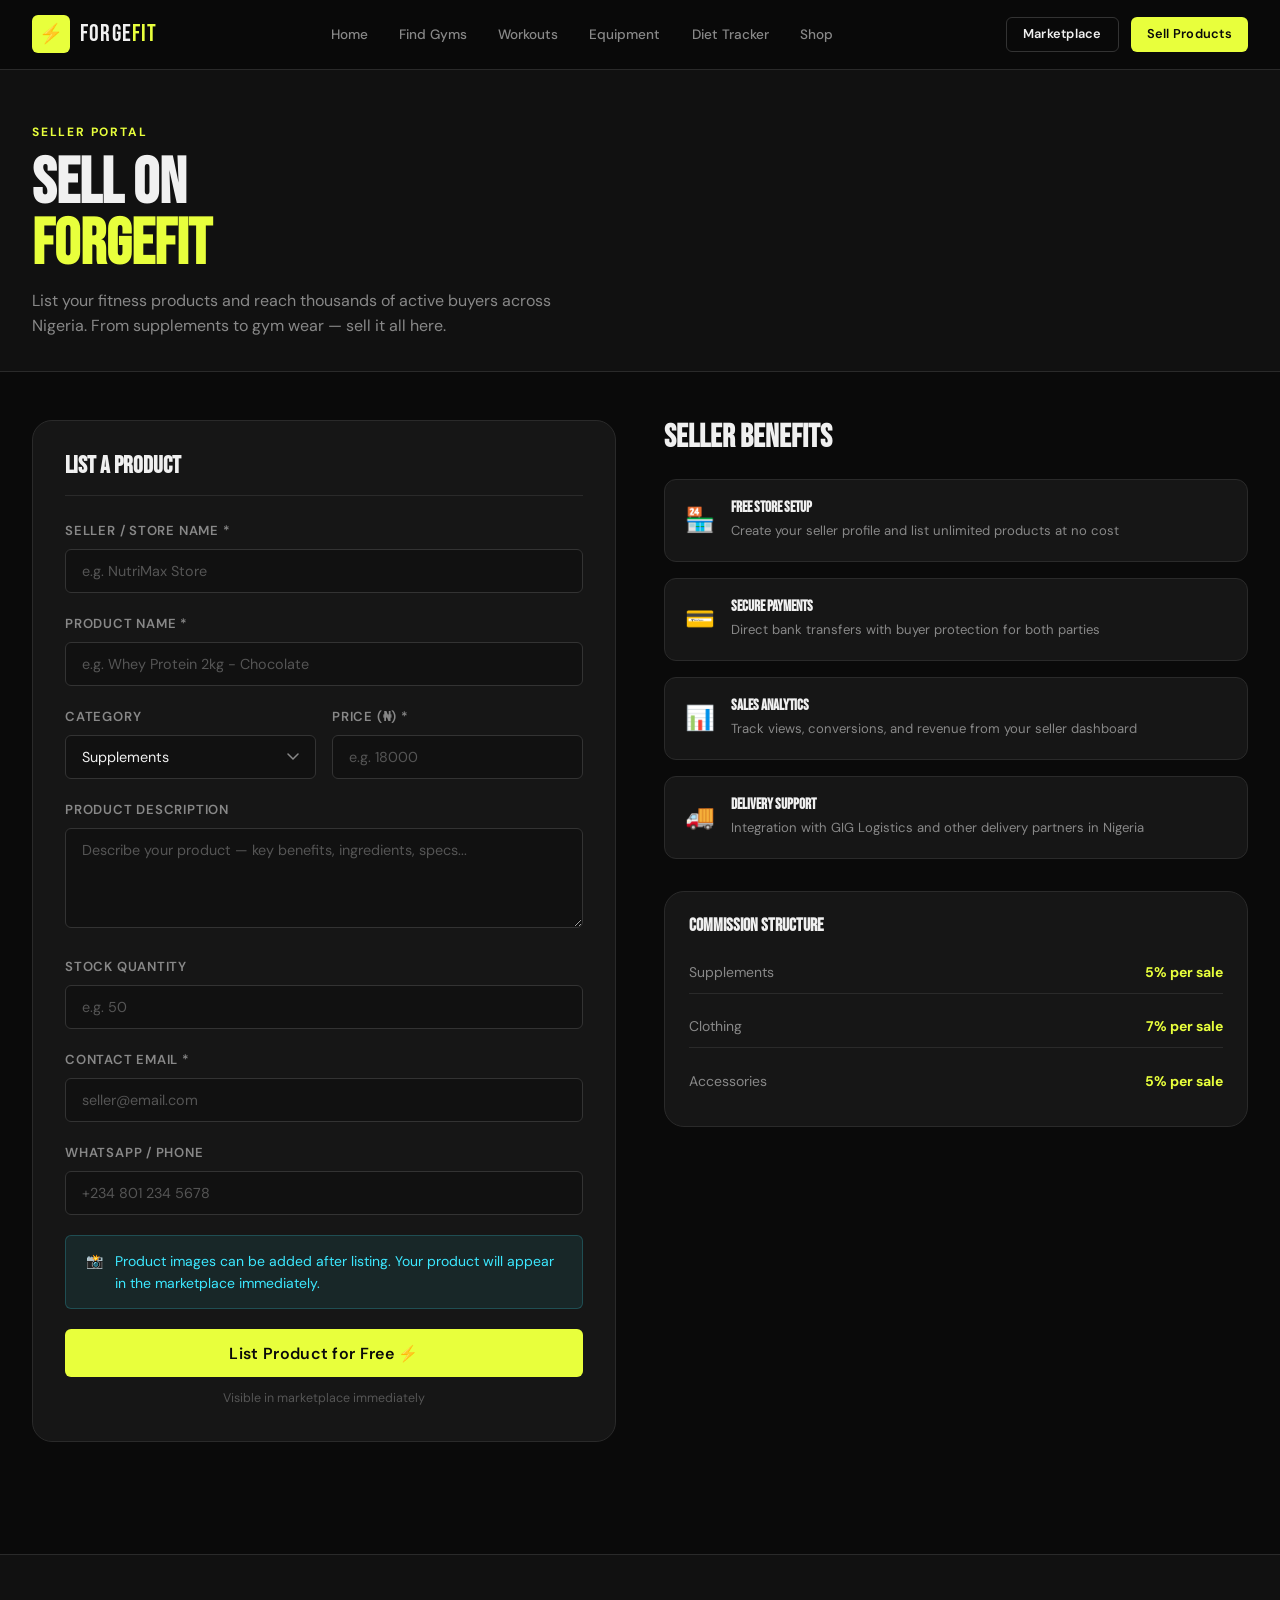
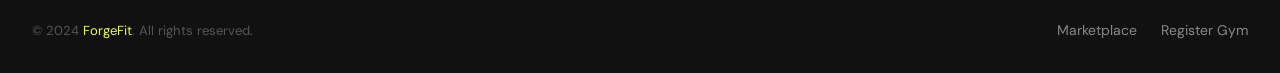
<file: fitness-platform/fitness-platform/seller-register.html>
<!DOCTYPE html>
<html lang="en">
<head>
  <meta charset="UTF-8">
  <meta name="viewport" content="width=device-width, initial-scale=1.0">
  <title>Seller Registration — ForgeFit</title>
  <link rel="stylesheet" href="css/style.css">
  <link rel="icon" href="data:image/svg+xml,<svg xmlns='http://www.w3.org/2000/svg' viewBox='0 0 32 32'><rect width='32' height='32' rx='6' fill='%23e8ff3c'/><text x='16' y='22' text-anchor='middle' font-size='18'>⚡</text></svg>">
</head>
<body>

<nav class="navbar">
  <div class="nav-inner">
    <a href="index.html" class="nav-logo">
      <div class="nav-logo-icon">⚡</div>
      <span class="nav-logo-text">FORGE<span>FIT</span></span>
    </a>
    <ul class="nav-links">
      <li><a href="index.html" class="nav-link">Home</a></li>
      <li><a href="gyms.html" class="nav-link">Find Gyms</a></li>
      <li><a href="workout-library.html" class="nav-link">Workouts</a></li>
      <li><a href="equipment-guide.html" class="nav-link">Equipment</a></li>
      <li><a href="diet-tracker.html" class="nav-link">Diet Tracker</a></li>
      <li><a href="marketplace.html" class="nav-link">Shop</a></li>
    </ul>
    <div class="nav-cta">
      <a href="marketplace.html" class="btn btn-outline btn-sm">Marketplace</a>
      <a href="seller-register.html" class="btn btn-primary btn-sm">Sell Products</a>
    </div>
    <div class="nav-hamburger"><span></span><span></span><span></span></div>
  </div>
</nav>
<div class="nav-mobile-menu">
  <a href="index.html" class="nav-mobile-link">Home</a>
  <a href="gyms.html" class="nav-mobile-link">Find Gyms</a>
  <a href="workout-library.html" class="nav-mobile-link">Workouts</a>
  <a href="equipment-guide.html" class="nav-mobile-link">Equipment Guide</a>
  <a href="diet-tracker.html" class="nav-mobile-link">Diet Tracker</a>
  <a href="marketplace.html" class="nav-mobile-link">Marketplace</a>
  <a href="gym-register.html" class="nav-mobile-link">Register Gym</a>
</div>

<div class="page-content">
  <div style="background:var(--bg-secondary);border-bottom:1px solid var(--border);padding:3rem 0 2rem">
    <div class="container">
      <span class="section-label">Seller Portal</span>
      <h1 style="font-family:var(--font-display);font-size:clamp(2.5rem,5vw,4rem);line-height:0.95;">SELL ON<br><span style="color:var(--accent)">FORGEFIT</span></h1>
      <p style="color:var(--text-secondary);margin-top:0.75rem;max-width:560px;">List your fitness products and reach thousands of active buyers across Nigeria. From supplements to gym wear — sell it all here.</p>
    </div>
  </div>

  <section class="section-sm">
    <div class="container">
      <div style="display:grid;grid-template-columns:1fr 1fr;gap:3rem;align-items:start;">

        <!-- Product Form -->
        <div>
          <div class="form-card">
            <h2 class="form-title">List a Product</h2>
            <form id="sellerRegisterForm">
              <div class="form-group">
                <label class="form-label">Seller / Store Name *</label>
                <input type="text" class="form-control" name="sellerName" placeholder="e.g. NutriMax Store" required>
              </div>
              <div class="form-group">
                <label class="form-label">Product Name *</label>
                <input type="text" class="form-control" name="productName" placeholder="e.g. Whey Protein 2kg - Chocolate" required>
              </div>
              <div class="form-grid">
                <div class="form-group">
                  <label class="form-label">Category</label>
                  <select class="form-control" name="productCategory">
                    <option value="Supplements">Supplements</option>
                    <option value="Clothing">Clothing</option>
                    <option value="Accessories">Accessories</option>
                  </select>
                </div>
                <div class="form-group">
                  <label class="form-label">Price (₦) *</label>
                  <input type="number" class="form-control" name="productPrice" placeholder="e.g. 18000" min="100" required>
                </div>
              </div>
              <div class="form-group">
                <label class="form-label">Product Description</label>
                <textarea class="form-control" name="productDescription" placeholder="Describe your product — key benefits, ingredients, specs..."></textarea>
              </div>
              <div class="form-group">
                <label class="form-label">Stock Quantity</label>
                <input type="number" class="form-control" name="productStock" placeholder="e.g. 50" min="1">
              </div>
              <div class="form-group">
                <label class="form-label">Contact Email *</label>
                <input type="email" class="form-control" name="sellerEmail" placeholder="seller@email.com" required>
              </div>
              <div class="form-group">
                <label class="form-label">WhatsApp / Phone</label>
                <input type="tel" class="form-control" name="sellerPhone" placeholder="+234 801 234 5678">
              </div>

              <div class="alert alert-info" style="margin-bottom:1.25rem">
                <span>📸</span>
                <span>Product images can be added after listing. Your product will appear in the marketplace immediately.</span>
              </div>

              <button type="submit" class="btn btn-primary btn-full btn-lg">List Product for Free ⚡</button>
              <p style="text-align:center;font-size:0.78rem;color:var(--text-muted);margin-top:0.75rem">Visible in marketplace immediately</p>
            </form>
          </div>
        </div>

        <!-- Right Side: Benefits + Preview -->
        <div>
          <h2 style="font-family:var(--font-display);font-size:2rem;margin-bottom:1.5rem;">SELLER BENEFITS</h2>
          <div style="display:flex;flex-direction:column;gap:1rem;margin-bottom:2rem;">
            <div style="background:var(--bg-card);border:1px solid var(--border);border-radius:var(--radius-md);padding:1.25rem;display:flex;gap:1rem;align-items:center;">
              <span style="font-size:1.5rem">🏪</span>
              <div>
                <h4 style="font-family:var(--font-display);font-size:0.95rem;margin-bottom:0.2rem">FREE STORE SETUP</h4>
                <p style="font-size:0.82rem;color:var(--text-secondary)">Create your seller profile and list unlimited products at no cost</p>
              </div>
            </div>
            <div style="background:var(--bg-card);border:1px solid var(--border);border-radius:var(--radius-md);padding:1.25rem;display:flex;gap:1rem;align-items:center;">
              <span style="font-size:1.5rem">💳</span>
              <div>
                <h4 style="font-family:var(--font-display);font-size:0.95rem;margin-bottom:0.2rem">SECURE PAYMENTS</h4>
                <p style="font-size:0.82rem;color:var(--text-secondary)">Direct bank transfers with buyer protection for both parties</p>
              </div>
            </div>
            <div style="background:var(--bg-card);border:1px solid var(--border);border-radius:var(--radius-md);padding:1.25rem;display:flex;gap:1rem;align-items:center;">
              <span style="font-size:1.5rem">📊</span>
              <div>
                <h4 style="font-family:var(--font-display);font-size:0.95rem;margin-bottom:0.2rem">SALES ANALYTICS</h4>
                <p style="font-size:0.82rem;color:var(--text-secondary)">Track views, conversions, and revenue from your seller dashboard</p>
              </div>
            </div>
            <div style="background:var(--bg-card);border:1px solid var(--border);border-radius:var(--radius-md);padding:1.25rem;display:flex;gap:1rem;align-items:center;">
              <span style="font-size:1.5rem">🚚</span>
              <div>
                <h4 style="font-family:var(--font-display);font-size:0.95rem;margin-bottom:0.2rem">DELIVERY SUPPORT</h4>
                <p style="font-size:0.82rem;color:var(--text-secondary)">Integration with GIG Logistics and other delivery partners in Nigeria</p>
              </div>
            </div>
          </div>

          <!-- Commission table -->
          <div style="background:var(--bg-card);border:1px solid var(--border);border-radius:var(--radius-lg);padding:1.5rem;">
            <h3 style="font-family:var(--font-display);font-size:1.1rem;margin-bottom:1rem;">COMMISSION STRUCTURE</h3>
            <div style="display:flex;flex-direction:column;gap:0.75rem;">
              <div style="display:flex;justify-content:space-between;padding:0.6rem 0;border-bottom:1px solid var(--border);font-size:0.875rem;">
                <span style="color:var(--text-secondary)">Supplements</span>
                <span style="color:var(--accent);font-weight:700">5% per sale</span>
              </div>
              <div style="display:flex;justify-content:space-between;padding:0.6rem 0;border-bottom:1px solid var(--border);font-size:0.875rem;">
                <span style="color:var(--text-secondary)">Clothing</span>
                <span style="color:var(--accent);font-weight:700">7% per sale</span>
              </div>
              <div style="display:flex;justify-content:space-between;padding:0.6rem 0;font-size:0.875rem;">
                <span style="color:var(--text-secondary)">Accessories</span>
                <span style="color:var(--accent);font-weight:700">5% per sale</span>
              </div>
            </div>
          </div>

          <!-- Preview -->
          <div id="productPreview" style="display:none;margin-top:2rem;"></div>
        </div>

      </div>
    </div>
  </section>
</div>

<footer class="footer">
  <div class="container">
    <div class="footer-bottom" style="border-top:none;padding-top:0">
      <p class="footer-copy">© 2024 <span>ForgeFit</span>. All rights reserved.</p>
      <div style="display:flex;gap:1.5rem;">
        <a href="marketplace.html" class="footer-link">Marketplace</a>
        <a href="gym-register.html" class="footer-link">Register Gym</a>
      </div>
    </div>
  </div>
</footer>

<script src="js/script.js"></script>
</body>
</html>
</file>
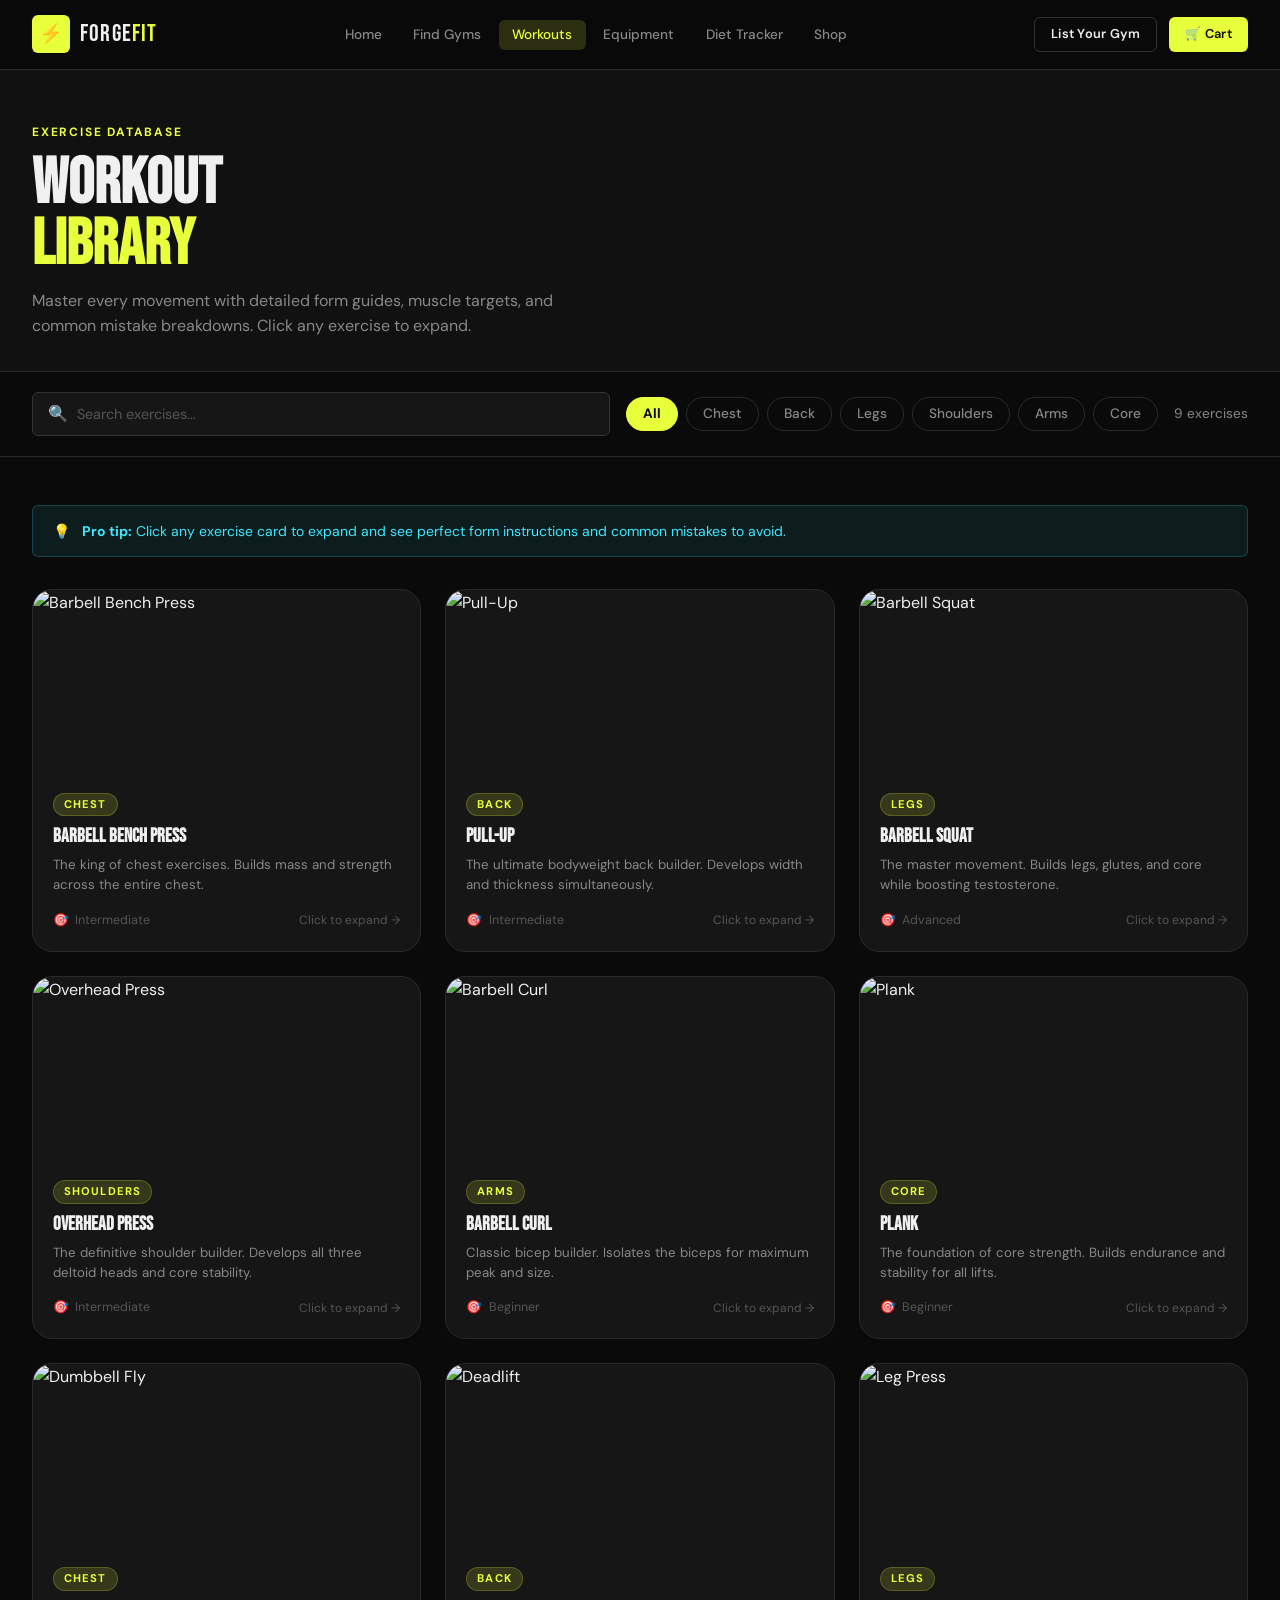
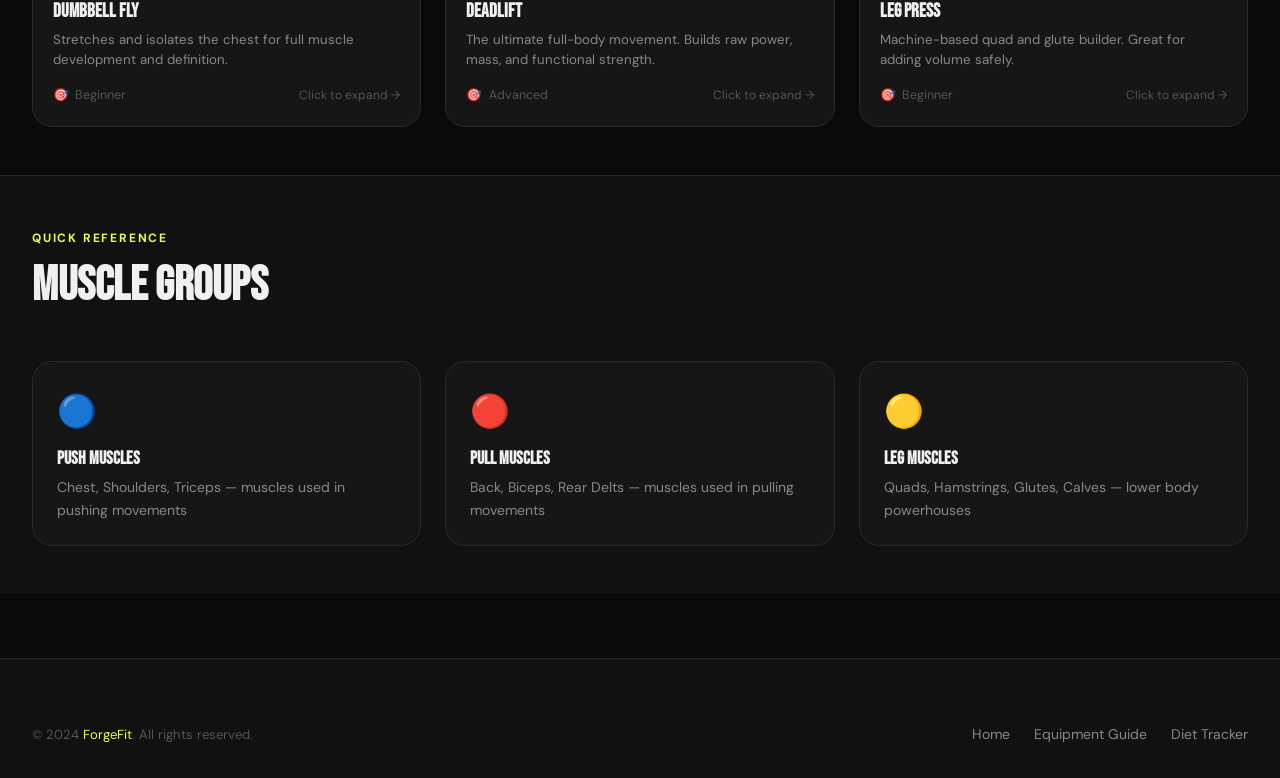
<file: fitness-platform/fitness-platform/workout-library.html>
<!DOCTYPE html>
<html lang="en">
<head>
  <meta charset="UTF-8">
  <meta name="viewport" content="width=device-width, initial-scale=1.0">
  <title>Workout Library — ForgeFit</title>
  <link rel="stylesheet" href="css/style.css">
  <link rel="icon" href="data:image/svg+xml,<svg xmlns='http://www.w3.org/2000/svg' viewBox='0 0 32 32'><rect width='32' height='32' rx='6' fill='%23e8ff3c'/><text x='16' y='22' text-anchor='middle' font-size='18'>⚡</text></svg>">
</head>
<body>

<nav class="navbar">
  <div class="nav-inner">
    <a href="index.html" class="nav-logo">
      <div class="nav-logo-icon">⚡</div>
      <span class="nav-logo-text">FORGE<span>FIT</span></span>
    </a>
    <ul class="nav-links">
      <li><a href="index.html" class="nav-link">Home</a></li>
      <li><a href="gyms.html" class="nav-link">Find Gyms</a></li>
      <li><a href="workout-library.html" class="nav-link active">Workouts</a></li>
      <li><a href="equipment-guide.html" class="nav-link">Equipment</a></li>
      <li><a href="diet-tracker.html" class="nav-link">Diet Tracker</a></li>
      <li><a href="marketplace.html" class="nav-link">Shop</a></li>
    </ul>
    <div class="nav-cta">
      <a href="gym-register.html" class="btn btn-outline btn-sm">List Your Gym</a>
      <a href="marketplace.html" class="btn btn-primary btn-sm cart-badge">🛒 Cart<span class="cart-badge-count" style="display:none">0</span></a>
    </div>
    <div class="nav-hamburger"><span></span><span></span><span></span></div>
  </div>
</nav>
<div class="nav-mobile-menu">
  <a href="index.html" class="nav-mobile-link">Home</a>
  <a href="gyms.html" class="nav-mobile-link">Find Gyms</a>
  <a href="workout-library.html" class="nav-mobile-link">Workouts</a>
  <a href="equipment-guide.html" class="nav-mobile-link">Equipment Guide</a>
  <a href="diet-tracker.html" class="nav-mobile-link">Diet Tracker</a>
  <a href="marketplace.html" class="nav-mobile-link">Marketplace</a>
  <a href="gym-register.html" class="nav-mobile-link">Register Gym</a>
</div>

<div class="page-content">
  <div style="background:var(--bg-secondary);border-bottom:1px solid var(--border);padding:3rem 0 2rem">
    <div class="container">
      <span class="section-label">Exercise Database</span>
      <h1 style="font-family:var(--font-display);font-size:clamp(2.5rem,5vw,4rem);line-height:0.95;">WORKOUT<br><span style="color:var(--accent)">LIBRARY</span></h1>
      <p style="color:var(--text-secondary);margin-top:0.75rem;max-width:560px;">Master every movement with detailed form guides, muscle targets, and common mistake breakdowns. Click any exercise to expand.</p>
    </div>
  </div>

  <!-- Sticky filter bar -->
  <div style="border-bottom:1px solid var(--border);padding:1.25rem 0;background:var(--bg-primary);position:sticky;top:var(--nav-height);z-index:100;backdrop-filter:blur(20px);">
    <div class="container">
      <div style="display:flex;gap:1rem;flex-wrap:wrap;align-items:center;">
        <div class="search-input-wrap" style="width:240px;">
          <span class="search-icon">🔍</span>
          <input type="text" class="search-input" id="workoutSearch" placeholder="Search exercises...">
        </div>
        <div class="filter-tabs">
          <button class="filter-tab active" data-muscle="all">All</button>
          <button class="filter-tab" data-muscle="Chest">Chest</button>
          <button class="filter-tab" data-muscle="Back">Back</button>
          <button class="filter-tab" data-muscle="Legs">Legs</button>
          <button class="filter-tab" data-muscle="Shoulders">Shoulders</button>
          <button class="filter-tab" data-muscle="Arms">Arms</button>
          <button class="filter-tab" data-muscle="Core">Core</button>
        </div>
        <span class="results-count" id="workoutCount"></span>
      </div>
    </div>
  </div>

  <section class="section-sm">
    <div class="container">
      <div class="alert alert-info" style="margin-bottom:2rem">
        <span>💡</span>
        <span><strong>Pro tip:</strong> Click any exercise card to expand and see perfect form instructions and common mistakes to avoid.</span>
      </div>
      <div id="workoutsGrid" class="grid-3">
        <div class="loading-spinner" style="grid-column:1/-1"></div>
      </div>
    </div>
  </section>

  <!-- Muscles Anatomy Quick Ref -->
  <section style="background:var(--bg-secondary);border-top:1px solid var(--border);padding:3rem 0;">
    <div class="container">
      <div class="section-header">
        <span class="section-label">Quick Reference</span>
        <h2 class="section-title">Muscle Groups</h2>
      </div>
      <div class="grid-3 stagger">
        <div class="card" style="padding:1.5rem;">
          <div style="font-size:2rem;margin-bottom:0.75rem">🔵</div>
          <h3 style="font-family:var(--font-display);font-size:1.1rem;margin-bottom:0.5rem">PUSH MUSCLES</h3>
          <p style="font-size:0.875rem;color:var(--text-secondary)">Chest, Shoulders, Triceps — muscles used in pushing movements</p>
        </div>
        <div class="card" style="padding:1.5rem;">
          <div style="font-size:2rem;margin-bottom:0.75rem">🔴</div>
          <h3 style="font-family:var(--font-display);font-size:1.1rem;margin-bottom:0.5rem">PULL MUSCLES</h3>
          <p style="font-size:0.875rem;color:var(--text-secondary)">Back, Biceps, Rear Delts — muscles used in pulling movements</p>
        </div>
        <div class="card" style="padding:1.5rem;">
          <div style="font-size:2rem;margin-bottom:0.75rem">🟡</div>
          <h3 style="font-family:var(--font-display);font-size:1.1rem;margin-bottom:0.5rem">LEG MUSCLES</h3>
          <p style="font-size:0.875rem;color:var(--text-secondary)">Quads, Hamstrings, Glutes, Calves — lower body powerhouses</p>
        </div>
      </div>
    </div>
  </section>
</div>

<footer class="footer">
  <div class="container">
    <div class="footer-bottom" style="border-top:none;padding-top:0">
      <p class="footer-copy">© 2024 <span>ForgeFit</span>. All rights reserved.</p>
      <div style="display:flex;gap:1.5rem;">
        <a href="index.html" class="footer-link">Home</a>
        <a href="equipment-guide.html" class="footer-link">Equipment Guide</a>
        <a href="diet-tracker.html" class="footer-link">Diet Tracker</a>
      </div>
    </div>
  </div>
</footer>

<script src="js/script.js"></script>
</body>
</html>
</file>
<file: fitness-platform/fitness-platform/css/style.css>
/* ============================================================
   FORGE FITNESS PLATFORM - MAIN STYLESHEET
   Dark industrial aesthetic with electric accent colors
   ============================================================ */

/* ---- GOOGLE FONTS ---- */
@import url('https://fonts.googleapis.com/css2?family=Bebas+Neue&family=DM+Sans:ital,wght@0,300;0,400;0,500;0,600;0,700;1,400&display=swap');

/* ---- CSS VARIABLES ---- */
:root {
  --bg-primary: #0a0a0a;
  --bg-secondary: #111111;
  --bg-card: #161616;
  --bg-card-hover: #1e1e1e;
  --surface: #222222;
  --border: #2a2a2a;
  --border-light: #333333;

  --accent: #e8ff3c;       /* Electric yellow-green */
  --accent-dark: #b8cc2a;
  --accent-glow: rgba(232, 255, 60, 0.15);
  --accent-red: #ff3c3c;
  --accent-blue: #3ce8ff;

  --text-primary: #f0f0f0;
  --text-secondary: #888888;
  --text-muted: #555555;
  --text-dark: #0a0a0a;

  --font-display: 'Bebas Neue', sans-serif;
  --font-body: 'DM Sans', sans-serif;

  --radius-sm: 6px;
  --radius-md: 12px;
  --radius-lg: 20px;
  --radius-xl: 28px;

  --shadow-card: 0 4px 24px rgba(0,0,0,0.4);
  --shadow-glow: 0 0 40px rgba(232, 255, 60, 0.2);
  --transition: all 0.25s cubic-bezier(0.4, 0, 0.2, 1);

  --nav-height: 70px;
}

/* ---- RESET & BASE ---- */
*, *::before, *::after { box-sizing: border-box; margin: 0; padding: 0; }

html { scroll-behavior: smooth; }

body {
  font-family: var(--font-body);
  background: var(--bg-primary);
  color: var(--text-primary);
  line-height: 1.6;
  overflow-x: hidden;
  min-height: 100vh;
}

img { max-width: 100%; height: auto; display: block; }
a { color: inherit; text-decoration: none; }
button { cursor: pointer; border: none; background: none; font-family: inherit; }
input, select, textarea { font-family: inherit; }
ul { list-style: none; }

/* ---- TYPOGRAPHY ---- */
h1, h2, h3, h4 { line-height: 1.1; }
.display { font-family: var(--font-display); letter-spacing: 0.02em; }

/* ---- SCROLLBAR ---- */
::-webkit-scrollbar { width: 6px; }
::-webkit-scrollbar-track { background: var(--bg-secondary); }
::-webkit-scrollbar-thumb { background: var(--border-light); border-radius: 3px; }
::-webkit-scrollbar-thumb:hover { background: var(--accent); }

/* ============================================================
   NAVIGATION
   ============================================================ */
.navbar {
  position: fixed;
  top: 0; left: 0; right: 0;
  height: var(--nav-height);
  background: rgba(10, 10, 10, 0.92);
  backdrop-filter: blur(20px);
  -webkit-backdrop-filter: blur(20px);
  border-bottom: 1px solid var(--border);
  z-index: 1000;
  display: flex;
  align-items: center;
  padding: 0 2rem;
}

.nav-inner {
  width: 100%;
  max-width: 1400px;
  margin: 0 auto;
  display: flex;
  align-items: center;
  justify-content: space-between;
  gap: 2rem;
}

.nav-logo {
  display: flex;
  align-items: center;
  gap: 10px;
  flex-shrink: 0;
}

.nav-logo-icon {
  width: 38px;
  height: 38px;
  background: var(--accent);
  border-radius: var(--radius-sm);
  display: flex;
  align-items: center;
  justify-content: center;
  font-size: 1.2rem;
}

.nav-logo-text {
  font-family: var(--font-display);
  font-size: 1.5rem;
  letter-spacing: 0.05em;
  color: var(--text-primary);
}

.nav-logo-text span { color: var(--accent); }

.nav-links {
  display: flex;
  align-items: center;
  gap: 0.25rem;
}

.nav-link {
  padding: 0.4rem 0.85rem;
  border-radius: var(--radius-sm);
  font-size: 0.85rem;
  font-weight: 500;
  color: var(--text-secondary);
  transition: var(--transition);
  white-space: nowrap;
}

.nav-link:hover, .nav-link.active {
  color: var(--accent);
  background: var(--accent-glow);
}

.nav-cta {
  display: flex;
  gap: 0.75rem;
  flex-shrink: 0;
}

.nav-hamburger {
  display: none;
  flex-direction: column;
  gap: 5px;
  padding: 8px;
  cursor: pointer;
}

.nav-hamburger span {
  display: block;
  width: 24px;
  height: 2px;
  background: var(--text-primary);
  border-radius: 2px;
  transition: var(--transition);
}

/* ============================================================
   BUTTONS
   ============================================================ */
.btn {
  display: inline-flex;
  align-items: center;
  justify-content: center;
  gap: 0.5rem;
  padding: 0.6rem 1.4rem;
  border-radius: var(--radius-sm);
  font-size: 0.875rem;
  font-weight: 600;
  letter-spacing: 0.02em;
  transition: var(--transition);
  white-space: nowrap;
  cursor: pointer;
  border: none;
}

.btn-primary {
  background: var(--accent);
  color: var(--text-dark);
}
.btn-primary:hover {
  background: #d4e838;
  transform: translateY(-1px);
  box-shadow: 0 8px 24px rgba(232,255,60,0.3);
}

.btn-outline {
  background: transparent;
  color: var(--text-primary);
  border: 1px solid var(--border-light);
}
.btn-outline:hover {
  border-color: var(--accent);
  color: var(--accent);
  background: var(--accent-glow);
}

.btn-ghost {
  background: var(--surface);
  color: var(--text-primary);
}
.btn-ghost:hover {
  background: var(--border);
}

.btn-danger {
  background: var(--accent-red);
  color: white;
}
.btn-danger:hover {
  background: #cc2a2a;
}

.btn-sm { padding: 0.4rem 1rem; font-size: 0.8rem; }
.btn-lg { padding: 0.85rem 2rem; font-size: 1rem; }
.btn-full { width: 100%; }

/* ============================================================
   LAYOUT UTILITIES
   ============================================================ */
.container {
  max-width: 1400px;
  margin: 0 auto;
  padding: 0 2rem;
}

.section { padding: 5rem 0; }
.section-sm { padding: 3rem 0; }

.section-header {
  margin-bottom: 3rem;
}

.section-label {
  display: inline-block;
  font-size: 0.75rem;
  font-weight: 700;
  letter-spacing: 0.15em;
  text-transform: uppercase;
  color: var(--accent);
  margin-bottom: 0.75rem;
}

.section-title {
  font-family: var(--font-display);
  font-size: clamp(2rem, 4vw, 3rem);
  color: var(--text-primary);
}

.section-subtitle {
  color: var(--text-secondary);
  font-size: 1rem;
  margin-top: 0.5rem;
  max-width: 500px;
}

.section-header-row {
  display: flex;
  align-items: flex-end;
  justify-content: space-between;
  flex-wrap: wrap;
  gap: 1rem;
}

/* Grid systems */
.grid-2 { display: grid; grid-template-columns: repeat(2, 1fr); gap: 1.5rem; }
.grid-3 { display: grid; grid-template-columns: repeat(3, 1fr); gap: 1.5rem; }
.grid-4 { display: grid; grid-template-columns: repeat(4, 1fr); gap: 1.5rem; }
.grid-auto { display: grid; grid-template-columns: repeat(auto-fill, minmax(280px, 1fr)); gap: 1.5rem; }

/* Flex utilities */
.flex { display: flex; }
.flex-col { flex-direction: column; }
.items-center { align-items: center; }
.justify-between { justify-content: space-between; }
.gap-1 { gap: 0.5rem; }
.gap-2 { gap: 1rem; }
.gap-3 { gap: 1.5rem; }

/* Spacing */
.mt-1 { margin-top: 0.5rem; }
.mt-2 { margin-top: 1rem; }
.mt-3 { margin-top: 1.5rem; }
.mb-1 { margin-bottom: 0.5rem; }
.mb-2 { margin-bottom: 1rem; }
.text-center { text-align: center; }

/* Page wrapper (below fixed nav) */
.page-content { padding-top: var(--nav-height); }

/* ============================================================
   CARDS
   ============================================================ */
.card {
  background: var(--bg-card);
  border: 1px solid var(--border);
  border-radius: var(--radius-lg);
  overflow: hidden;
  transition: var(--transition);
}

.card:hover {
  border-color: var(--border-light);
  transform: translateY(-4px);
  box-shadow: var(--shadow-card);
}

.card-img {
  width: 100%;
  height: 200px;
  object-fit: cover;
}

.card-img-sm { height: 160px; }
.card-img-lg { height: 240px; }

.card-body { padding: 1.25rem; }

/* ============================================================
   GYM CARDS
   ============================================================ */
.gym-card {
  background: var(--bg-card);
  border: 1px solid var(--border);
  border-radius: var(--radius-lg);
  overflow: hidden;
  transition: var(--transition);
  display: flex;
  flex-direction: column;
}

.gym-card:hover {
  border-color: rgba(232,255,60,0.3);
  transform: translateY(-4px);
  box-shadow: 0 8px 32px rgba(0,0,0,0.5), 0 0 0 1px rgba(232,255,60,0.1);
}

.gym-card-img {
  width: 100%;
  height: 200px;
  object-fit: cover;
  position: relative;
}

.gym-card-img-wrapper {
  position: relative;
  overflow: hidden;
  height: 200px;
}

.gym-card-img-wrapper img {
  width: 100%;
  height: 100%;
  object-fit: cover;
  transition: transform 0.5s ease;
}

.gym-card:hover .gym-card-img-wrapper img {
  transform: scale(1.05);
}

.gym-card-badge {
  position: absolute;
  top: 12px;
  right: 12px;
  background: rgba(10,10,10,0.85);
  backdrop-filter: blur(8px);
  border: 1px solid var(--border);
  border-radius: 20px;
  padding: 4px 10px;
  font-size: 0.75rem;
  font-weight: 600;
  color: var(--accent);
}

.gym-card-body { padding: 1.25rem; flex: 1; display: flex; flex-direction: column; }

.gym-card-name {
  font-family: var(--font-display);
  font-size: 1.3rem;
  letter-spacing: 0.02em;
  margin-bottom: 0.4rem;
}

.gym-card-location {
  display: flex;
  align-items: center;
  gap: 0.35rem;
  color: var(--text-secondary);
  font-size: 0.85rem;
  margin-bottom: 0.75rem;
}

.gym-card-meta {
  display: flex;
  align-items: center;
  justify-content: space-between;
  padding: 0.75rem 0;
  border-top: 1px solid var(--border);
  border-bottom: 1px solid var(--border);
  margin-bottom: 1rem;
}

.rating {
  display: flex;
  align-items: center;
  gap: 0.4rem;
  font-size: 0.875rem;
}

.rating-stars { color: var(--accent); }
.rating-score { font-weight: 700; }
.rating-count { color: var(--text-secondary); }

.price-tag {
  font-weight: 700;
  color: var(--accent);
  font-size: 0.9rem;
}

.gym-card-tags {
  display: flex;
  flex-wrap: wrap;
  gap: 0.4rem;
  margin-bottom: 1rem;
}

.tag {
  background: var(--surface);
  border: 1px solid var(--border);
  border-radius: 20px;
  padding: 3px 10px;
  font-size: 0.75rem;
  color: var(--text-secondary);
}

.gym-card-footer { margin-top: auto; }

/* ============================================================
   HERO SECTION
   ============================================================ */
.hero {
  min-height: 100vh;
  display: flex;
  align-items: center;
  position: relative;
  overflow: hidden;
  padding: var(--nav-height) 0 0;
}

.hero-bg {
  position: absolute;
  inset: 0;
  background:
    radial-gradient(ellipse 80% 60% at 70% 50%, rgba(232,255,60,0.06) 0%, transparent 60%),
    radial-gradient(ellipse 60% 80% at 20% 80%, rgba(60,232,255,0.04) 0%, transparent 50%),
    var(--bg-primary);
}

.hero-grid {
  position: absolute;
  inset: 0;
  background-image:
    linear-gradient(rgba(255,255,255,0.03) 1px, transparent 1px),
    linear-gradient(90deg, rgba(255,255,255,0.03) 1px, transparent 1px);
  background-size: 60px 60px;
  mask-image: radial-gradient(ellipse at center, black 30%, transparent 80%);
}

.hero-content {
  position: relative;
  z-index: 2;
  width: 100%;
  max-width: 1400px;
  margin: 0 auto;
  padding: 6rem 2rem 4rem;
  display: grid;
  grid-template-columns: 1fr 1fr;
  gap: 4rem;
  align-items: center;
}

.hero-eyebrow {
  display: inline-flex;
  align-items: center;
  gap: 0.5rem;
  background: var(--accent-glow);
  border: 1px solid rgba(232,255,60,0.3);
  border-radius: 20px;
  padding: 4px 14px 4px 6px;
  font-size: 0.75rem;
  font-weight: 600;
  letter-spacing: 0.08em;
  text-transform: uppercase;
  color: var(--accent);
  margin-bottom: 1.5rem;
}

.hero-eyebrow-dot {
  width: 8px;
  height: 8px;
  background: var(--accent);
  border-radius: 50%;
  animation: pulse 2s infinite;
}

@keyframes pulse {
  0%, 100% { opacity: 1; transform: scale(1); }
  50% { opacity: 0.6; transform: scale(0.8); }
}

.hero-title {
  font-family: var(--font-display);
  font-size: clamp(3.5rem, 7vw, 6rem);
  line-height: 0.95;
  letter-spacing: 0.02em;
  margin-bottom: 1.5rem;
}

.hero-title span { color: var(--accent); }

.hero-description {
  color: var(--text-secondary);
  font-size: 1.1rem;
  max-width: 460px;
  margin-bottom: 2.5rem;
  line-height: 1.7;
}

.hero-actions {
  display: flex;
  gap: 1rem;
  flex-wrap: wrap;
  margin-bottom: 3rem;
}

.hero-stats {
  display: flex;
  gap: 2rem;
}

.hero-stat-num {
  font-family: var(--font-display);
  font-size: 2rem;
  color: var(--text-primary);
  line-height: 1;
}

.hero-stat-num span { color: var(--accent); }
.hero-stat-label { font-size: 0.8rem; color: var(--text-secondary); margin-top: 2px; }

.hero-visual {
  position: relative;
}

.hero-img-wrap {
  position: relative;
  border-radius: var(--radius-xl);
  overflow: hidden;
  aspect-ratio: 4/5;
  border: 1px solid var(--border);
}

.hero-img-wrap::before {
  content: '';
  position: absolute;
  inset: 0;
  background: linear-gradient(to bottom, transparent 50%, rgba(10,10,10,0.8) 100%);
  z-index: 1;
}

.hero-img-wrap img {
  width: 100%;
  height: 100%;
  object-fit: cover;
}

.hero-card-float {
  position: absolute;
  background: rgba(22,22,22,0.9);
  backdrop-filter: blur(16px);
  border: 1px solid var(--border-light);
  border-radius: var(--radius-md);
  padding: 1rem 1.25rem;
  z-index: 3;
  box-shadow: 0 8px 32px rgba(0,0,0,0.4);
}

.hero-card-float.card-1 {
  bottom: 2rem;
  left: -2rem;
  min-width: 180px;
}

.hero-card-float.card-2 {
  top: 2rem;
  right: -1.5rem;
  min-width: 150px;
}

.float-label { font-size: 0.7rem; color: var(--text-secondary); text-transform: uppercase; letter-spacing: 0.1em; }
.float-value { font-family: var(--font-display); font-size: 1.5rem; color: var(--text-primary); }
.float-value span { color: var(--accent); }
.float-sub { font-size: 0.75rem; color: var(--text-secondary); }

/* ============================================================
   SEARCH BAR
   ============================================================ */
.search-section {
  background: var(--bg-secondary);
  border-top: 1px solid var(--border);
  border-bottom: 1px solid var(--border);
  padding: 1.5rem 0;
}

.search-bar {
  display: flex;
  gap: 0.75rem;
  max-width: 700px;
  margin: 0 auto;
}

.search-input-wrap {
  flex: 1;
  position: relative;
}

.search-input-wrap .search-icon {
  position: absolute;
  left: 1rem;
  top: 50%;
  transform: translateY(-50%);
  color: var(--text-muted);
  font-size: 1rem;
  pointer-events: none;
}

.search-input {
  width: 100%;
  background: var(--bg-card);
  border: 1px solid var(--border-light);
  border-radius: var(--radius-sm);
  color: var(--text-primary);
  padding: 0.75rem 1rem 0.75rem 2.75rem;
  font-size: 0.9rem;
  transition: var(--transition);
  outline: none;
}

.search-input:focus {
  border-color: var(--accent);
  box-shadow: 0 0 0 3px var(--accent-glow);
}

.search-input::placeholder { color: var(--text-muted); }

/* ============================================================
   QUICK NAV CARDS
   ============================================================ */
.nav-card {
  background: var(--bg-card);
  border: 1px solid var(--border);
  border-radius: var(--radius-lg);
  padding: 2rem 1.5rem;
  display: flex;
  flex-direction: column;
  align-items: flex-start;
  gap: 1rem;
  transition: var(--transition);
  cursor: pointer;
  text-decoration: none;
  color: inherit;
}

.nav-card:hover {
  border-color: var(--accent);
  background: var(--bg-card-hover);
  transform: translateY(-3px);
  box-shadow: 0 8px 32px rgba(0,0,0,0.4), var(--shadow-glow);
}

.nav-card-icon {
  width: 52px;
  height: 52px;
  background: var(--accent-glow);
  border: 1px solid rgba(232,255,60,0.2);
  border-radius: var(--radius-md);
  display: flex;
  align-items: center;
  justify-content: center;
  font-size: 1.5rem;
}

.nav-card-title {
  font-family: var(--font-display);
  font-size: 1.2rem;
  letter-spacing: 0.02em;
}

.nav-card-desc { font-size: 0.85rem; color: var(--text-secondary); }

.nav-card-arrow {
  margin-top: auto;
  color: var(--accent);
  font-size: 1.2rem;
  transition: transform 0.2s;
}

.nav-card:hover .nav-card-arrow { transform: translateX(4px); }

/* ============================================================
   PAGE HERO (inner pages)
   ============================================================ */
.page-hero {
  padding: 4rem 0 3rem;
  border-bottom: 1px solid var(--border);
  background: linear-gradient(to bottom, var(--bg-secondary), var(--bg-primary));
}

.page-hero-inner {
  display: flex;
  align-items: flex-end;
  justify-content: space-between;
  gap: 2rem;
  flex-wrap: wrap;
}

.page-hero-title {
  font-family: var(--font-display);
  font-size: clamp(2.5rem, 5vw, 4rem);
  line-height: 0.95;
}

.page-hero-title span { color: var(--accent); }

.page-hero-subtitle {
  color: var(--text-secondary);
  margin-top: 0.75rem;
  font-size: 1rem;
  max-width: 500px;
}

/* ============================================================
   FILTERS & TABS
   ============================================================ */
.filter-bar {
  display: flex;
  align-items: center;
  gap: 1rem;
  padding: 1.5rem 0;
  flex-wrap: wrap;
}

.filter-tabs {
  display: flex;
  gap: 0.5rem;
  flex-wrap: wrap;
}

.filter-tab {
  padding: 0.45rem 1rem;
  border-radius: 20px;
  font-size: 0.85rem;
  font-weight: 500;
  border: 1px solid var(--border);
  color: var(--text-secondary);
  background: transparent;
  cursor: pointer;
  transition: var(--transition);
}

.filter-tab:hover { border-color: var(--border-light); color: var(--text-primary); }
.filter-tab.active {
  background: var(--accent);
  color: var(--text-dark);
  border-color: var(--accent);
  font-weight: 700;
}

.results-count {
  margin-left: auto;
  font-size: 0.85rem;
  color: var(--text-secondary);
}

/* ============================================================
   WORKOUT LIBRARY CARDS
   ============================================================ */
.workout-card {
  background: var(--bg-card);
  border: 1px solid var(--border);
  border-radius: var(--radius-lg);
  overflow: hidden;
  transition: var(--transition);
  cursor: pointer;
}

.workout-card:hover {
  border-color: rgba(232,255,60,0.3);
  transform: translateY(-4px);
  box-shadow: var(--shadow-card);
}

.workout-card-img {
  width: 100%;
  height: 180px;
  object-fit: cover;
  display: block;
}

.workout-card-body { padding: 1.25rem; }

.workout-card-muscle {
  display: inline-block;
  font-size: 0.7rem;
  font-weight: 700;
  letter-spacing: 0.1em;
  text-transform: uppercase;
  color: var(--accent);
  background: var(--accent-glow);
  border: 1px solid rgba(232,255,60,0.2);
  border-radius: 20px;
  padding: 2px 10px;
  margin-bottom: 0.6rem;
}

.workout-card-name {
  font-family: var(--font-display);
  font-size: 1.2rem;
  margin-bottom: 0.5rem;
}

.workout-card-desc {
  font-size: 0.83rem;
  color: var(--text-secondary);
  line-height: 1.5;
  margin-bottom: 1rem;
}

.workout-card-level {
  font-size: 0.78rem;
  color: var(--text-muted);
  display: flex;
  align-items: center;
  gap: 0.4rem;
}

/* Workout Detail Modal */
.workout-detail {
  display: none;
  background: var(--bg-card);
  border: 1px solid var(--border-light);
  border-radius: var(--radius-lg);
  padding: 1.5rem;
  margin-top: 1.5rem;
  animation: slideDown 0.3s ease;
}

.workout-detail.open { display: block; }

@keyframes slideDown {
  from { opacity: 0; transform: translateY(-10px); }
  to { opacity: 1; transform: translateY(0); }
}

.detail-section { margin-bottom: 1.25rem; }
.detail-section:last-child { margin-bottom: 0; }

.detail-label {
  font-size: 0.7rem;
  font-weight: 700;
  letter-spacing: 0.12em;
  text-transform: uppercase;
  color: var(--accent);
  margin-bottom: 0.4rem;
}

.detail-text { font-size: 0.9rem; color: var(--text-secondary); line-height: 1.6; }

.detail-mistake {
  background: rgba(255,60,60,0.08);
  border-left: 3px solid var(--accent-red);
  padding: 0.6rem 0.85rem;
  border-radius: 0 var(--radius-sm) var(--radius-sm) 0;
  font-size: 0.85rem;
  color: var(--text-secondary);
}

/* ============================================================
   EQUIPMENT CARDS
   ============================================================ */
.equipment-card {
  background: var(--bg-card);
  border: 1px solid var(--border);
  border-radius: var(--radius-lg);
  overflow: hidden;
  transition: var(--transition);
}

.equipment-card:hover {
  border-color: rgba(60,232,255,0.3);
  transform: translateY(-4px);
  box-shadow: 0 8px 32px rgba(0,0,0,0.5), 0 0 0 1px rgba(60,232,255,0.1);
}

.equipment-card-img {
  width: 100%;
  height: 200px;
  object-fit: cover;
}

.equipment-card-body { padding: 1.25rem; }

.equipment-card-cat {
  display: inline-block;
  font-size: 0.7rem;
  font-weight: 700;
  letter-spacing: 0.1em;
  text-transform: uppercase;
  color: var(--accent-blue);
  background: rgba(60,232,255,0.08);
  border: 1px solid rgba(60,232,255,0.2);
  border-radius: 20px;
  padding: 2px 10px;
  margin-bottom: 0.6rem;
}

.equipment-card-name {
  font-family: var(--font-display);
  font-size: 1.2rem;
  margin-bottom: 0.35rem;
}

.equipment-card-muscles {
  font-size: 0.82rem;
  color: var(--text-secondary);
  margin-bottom: 1rem;
}

.equipment-info-block {
  background: var(--bg-secondary);
  border: 1px solid var(--border);
  border-radius: var(--radius-sm);
  padding: 0.85rem 1rem;
  margin-bottom: 0.75rem;
}

.equipment-info-label {
  font-size: 0.7rem;
  font-weight: 700;
  letter-spacing: 0.1em;
  text-transform: uppercase;
  color: var(--text-muted);
  margin-bottom: 0.4rem;
}

.equipment-info-text { font-size: 0.85rem; color: var(--text-secondary); line-height: 1.5; }

.safety-block {
  background: rgba(255,60,60,0.06);
  border: 1px solid rgba(255,60,60,0.2);
  border-radius: var(--radius-sm);
  padding: 0.85rem 1rem;
}

.safety-label {
  font-size: 0.7rem;
  font-weight: 700;
  letter-spacing: 0.1em;
  text-transform: uppercase;
  color: var(--accent-red);
  margin-bottom: 0.4rem;
}

/* ============================================================
   PRODUCT / MARKETPLACE CARDS
   ============================================================ */
.product-card {
  background: var(--bg-card);
  border: 1px solid var(--border);
  border-radius: var(--radius-lg);
  overflow: hidden;
  transition: var(--transition);
  display: flex;
  flex-direction: column;
}

.product-card:hover {
  border-color: var(--border-light);
  transform: translateY(-4px);
  box-shadow: var(--shadow-card);
}

.product-card-img-wrap {
  position: relative;
  overflow: hidden;
  height: 220px;
}

.product-card-img-wrap img {
  width: 100%;
  height: 100%;
  object-fit: cover;
  transition: transform 0.5s ease;
}

.product-card:hover .product-card-img-wrap img { transform: scale(1.05); }

.product-badge {
  position: absolute;
  top: 10px;
  left: 10px;
  background: var(--accent);
  color: var(--text-dark);
  font-size: 0.68rem;
  font-weight: 800;
  letter-spacing: 0.08em;
  text-transform: uppercase;
  border-radius: 4px;
  padding: 3px 8px;
}

.product-card-body {
  padding: 1.25rem;
  flex: 1;
  display: flex;
  flex-direction: column;
}

.product-card-category {
  font-size: 0.72rem;
  font-weight: 600;
  letter-spacing: 0.1em;
  text-transform: uppercase;
  color: var(--text-muted);
  margin-bottom: 0.4rem;
}

.product-card-name {
  font-weight: 600;
  font-size: 0.95rem;
  margin-bottom: 0.4rem;
  line-height: 1.3;
}

.product-card-seller {
  font-size: 0.8rem;
  color: var(--text-secondary);
  margin-bottom: 1rem;
}

.product-card-footer {
  margin-top: auto;
  display: flex;
  align-items: center;
  justify-content: space-between;
}

.product-price {
  font-family: var(--font-display);
  font-size: 1.4rem;
  color: var(--accent);
  letter-spacing: 0.02em;
}

/* ============================================================
   DIET TRACKER & FORMS
   ============================================================ */
.form-card {
  background: var(--bg-card);
  border: 1px solid var(--border);
  border-radius: var(--radius-lg);
  padding: 2rem;
}

.form-title {
  font-family: var(--font-display);
  font-size: 1.5rem;
  margin-bottom: 1.5rem;
  padding-bottom: 1rem;
  border-bottom: 1px solid var(--border);
}

.form-group {
  margin-bottom: 1.25rem;
}

.form-label {
  display: block;
  font-size: 0.82rem;
  font-weight: 600;
  color: var(--text-secondary);
  margin-bottom: 0.5rem;
  text-transform: uppercase;
  letter-spacing: 0.06em;
}

.form-control {
  width: 100%;
  background: var(--bg-secondary);
  border: 1px solid var(--border-light);
  border-radius: var(--radius-sm);
  color: var(--text-primary);
  padding: 0.75rem 1rem;
  font-size: 0.9rem;
  font-family: var(--font-body);
  outline: none;
  transition: var(--transition);
}

.form-control:focus {
  border-color: var(--accent);
  box-shadow: 0 0 0 3px var(--accent-glow);
}

.form-control::placeholder { color: var(--text-muted); }

select.form-control {
  cursor: pointer;
  appearance: none;
  background-image: url("data:image/svg+xml,%3Csvg xmlns='http://www.w3.org/2000/svg' width='12' height='8' viewBox='0 0 12 8'%3E%3Cpath d='M1 1l5 5 5-5' stroke='%23888' stroke-width='1.5' fill='none' stroke-linecap='round'/%3E%3C/svg%3E");
  background-repeat: no-repeat;
  background-position: right 1rem center;
  padding-right: 2.5rem;
}

textarea.form-control {
  resize: vertical;
  min-height: 100px;
}

.form-grid { display: grid; grid-template-columns: 1fr 1fr; gap: 1rem; }

/* Results dashboard */
.results-dashboard {
  display: none;
  margin-top: 2rem;
}

.results-dashboard.visible { display: block; }

.results-grid {
  display: grid;
  grid-template-columns: repeat(auto-fill, minmax(160px, 1fr));
  gap: 1rem;
  margin-bottom: 1.5rem;
}

.result-stat {
  background: var(--bg-card);
  border: 1px solid var(--border);
  border-radius: var(--radius-md);
  padding: 1.25rem;
  text-align: center;
}

.result-stat-value {
  font-family: var(--font-display);
  font-size: 2rem;
  color: var(--accent);
  line-height: 1;
  margin-bottom: 0.3rem;
}

.result-stat-unit { font-size: 0.85rem; font-weight: 600; color: var(--text-secondary); }
.result-stat-label { font-size: 0.75rem; color: var(--text-muted); text-transform: uppercase; letter-spacing: 0.08em; margin-top: 0.3rem; }

/* Macro bars */
.macro-bar-section { margin-bottom: 1.5rem; }
.macro-bar-label {
  display: flex;
  justify-content: space-between;
  font-size: 0.82rem;
  color: var(--text-secondary);
  margin-bottom: 0.4rem;
}
.macro-bar-label strong { color: var(--text-primary); }
.macro-bar-track {
  height: 8px;
  background: var(--border);
  border-radius: 4px;
  overflow: hidden;
}
.macro-bar-fill {
  height: 100%;
  border-radius: 4px;
  transition: width 1s cubic-bezier(0.4, 0, 0.2, 1);
}
.macro-bar-fill.protein { background: var(--accent); }
.macro-bar-fill.carbs { background: var(--accent-blue); }
.macro-bar-fill.fat { background: #ff8c3c; }

/* ============================================================
   FOOD LOG
   ============================================================ */
.food-log-section { margin-top: 2rem; }

.food-log-title {
  font-family: var(--font-display);
  font-size: 1.4rem;
  margin-bottom: 1rem;
}

.food-log-add {
  background: var(--bg-card);
  border: 1px solid var(--border);
  border-radius: var(--radius-md);
  padding: 1.25rem;
  margin-bottom: 1.5rem;
}

.food-log-inputs {
  display: grid;
  grid-template-columns: 2fr 1fr 1fr auto;
  gap: 0.75rem;
  align-items: end;
}

.food-log-list { display: flex; flex-direction: column; gap: 0.75rem; }

.food-log-item {
  background: var(--bg-card);
  border: 1px solid var(--border);
  border-radius: var(--radius-md);
  padding: 0.85rem 1.25rem;
  display: flex;
  align-items: center;
  justify-content: space-between;
  gap: 1rem;
  animation: fadeIn 0.3s ease;
}

@keyframes fadeIn {
  from { opacity: 0; transform: translateY(-8px); }
  to { opacity: 1; transform: translateY(0); }
}

.food-log-item-name { font-weight: 500; }
.food-log-item-meta { font-size: 0.82rem; color: var(--text-secondary); margin-top: 2px; }

.food-log-item-cals {
  font-family: var(--font-display);
  font-size: 1.1rem;
  color: var(--accent);
  white-space: nowrap;
}

.food-log-item-del {
  color: var(--text-muted);
  font-size: 1.1rem;
  cursor: pointer;
  transition: color 0.2s;
  padding: 4px;
}
.food-log-item-del:hover { color: var(--accent-red); }

.food-log-summary {
  background: var(--surface);
  border: 1px solid var(--border-light);
  border-radius: var(--radius-md);
  padding: 1rem 1.5rem;
  display: flex;
  align-items: center;
  justify-content: space-between;
  gap: 1rem;
  margin-top: 1rem;
}

.food-log-total-label { font-size: 0.85rem; color: var(--text-secondary); }
.food-log-total-value { font-family: var(--font-display); font-size: 1.4rem; color: var(--accent); }

/* ============================================================
   TOAST NOTIFICATIONS
   ============================================================ */
.toast-container {
  position: fixed;
  bottom: 2rem;
  right: 2rem;
  z-index: 9999;
  display: flex;
  flex-direction: column;
  gap: 0.75rem;
}

.toast {
  background: var(--bg-card);
  border: 1px solid var(--border-light);
  border-radius: var(--radius-md);
  padding: 1rem 1.25rem;
  display: flex;
  align-items: center;
  gap: 0.75rem;
  min-width: 280px;
  box-shadow: 0 8px 32px rgba(0,0,0,0.5);
  animation: toastIn 0.3s ease;
}

@keyframes toastIn {
  from { opacity: 0; transform: translateX(20px); }
  to { opacity: 1; transform: translateX(0); }
}

.toast.success { border-left: 3px solid var(--accent); }
.toast.error { border-left: 3px solid var(--accent-red); }

.toast-icon { font-size: 1.2rem; flex-shrink: 0; }
.toast-message { font-size: 0.875rem; font-weight: 500; }

/* ============================================================
   MODAL
   ============================================================ */
.modal-overlay {
  display: none;
  position: fixed;
  inset: 0;
  background: rgba(0,0,0,0.8);
  backdrop-filter: blur(8px);
  z-index: 2000;
  align-items: center;
  justify-content: center;
  padding: 2rem;
}

.modal-overlay.open { display: flex; }

.modal {
  background: var(--bg-card);
  border: 1px solid var(--border-light);
  border-radius: var(--radius-xl);
  padding: 2rem;
  max-width: 600px;
  width: 100%;
  max-height: 85vh;
  overflow-y: auto;
  animation: modalIn 0.3s cubic-bezier(0.4, 0, 0.2, 1);
}

@keyframes modalIn {
  from { opacity: 0; transform: scale(0.95) translateY(20px); }
  to { opacity: 1; transform: scale(1) translateY(0); }
}

.modal-header {
  display: flex;
  align-items: center;
  justify-content: space-between;
  margin-bottom: 1.5rem;
  padding-bottom: 1rem;
  border-bottom: 1px solid var(--border);
}

.modal-title { font-family: var(--font-display); font-size: 1.5rem; }

.modal-close {
  width: 32px;
  height: 32px;
  background: var(--surface);
  border-radius: 50%;
  display: flex;
  align-items: center;
  justify-content: center;
  cursor: pointer;
  font-size: 1rem;
  color: var(--text-secondary);
  transition: var(--transition);
}
.modal-close:hover { background: var(--border); color: var(--text-primary); }

/* ============================================================
   EMPTY STATE
   ============================================================ */
.empty-state {
  text-align: center;
  padding: 4rem 2rem;
  color: var(--text-muted);
}

.empty-state-icon { font-size: 3rem; margin-bottom: 1rem; opacity: 0.5; }
.empty-state-title { font-family: var(--font-display); font-size: 1.5rem; color: var(--text-secondary); margin-bottom: 0.5rem; }
.empty-state-desc { font-size: 0.9rem; }

/* ============================================================
   FOOTER
   ============================================================ */
.footer {
  background: var(--bg-secondary);
  border-top: 1px solid var(--border);
  padding: 4rem 0 2rem;
  margin-top: 4rem;
}

.footer-inner {
  display: grid;
  grid-template-columns: 2fr 1fr 1fr 1fr;
  gap: 3rem;
  margin-bottom: 3rem;
}

.footer-brand-desc {
  color: var(--text-secondary);
  font-size: 0.875rem;
  margin: 1rem 0 1.5rem;
  max-width: 280px;
  line-height: 1.6;
}

.footer-social { display: flex; gap: 0.75rem; }
.footer-social-link {
  width: 36px;
  height: 36px;
  background: var(--surface);
  border: 1px solid var(--border);
  border-radius: var(--radius-sm);
  display: flex;
  align-items: center;
  justify-content: center;
  font-size: 0.9rem;
  transition: var(--transition);
}
.footer-social-link:hover { border-color: var(--accent); color: var(--accent); background: var(--accent-glow); }

.footer-col-title {
  font-size: 0.75rem;
  font-weight: 700;
  letter-spacing: 0.12em;
  text-transform: uppercase;
  color: var(--text-primary);
  margin-bottom: 1.25rem;
}

.footer-links { display: flex; flex-direction: column; gap: 0.65rem; }
.footer-link { font-size: 0.875rem; color: var(--text-secondary); transition: color 0.2s; }
.footer-link:hover { color: var(--accent); }

.footer-bottom {
  padding-top: 2rem;
  border-top: 1px solid var(--border);
  display: flex;
  align-items: center;
  justify-content: space-between;
  flex-wrap: wrap;
  gap: 1rem;
}

.footer-copy { font-size: 0.82rem; color: var(--text-muted); }
.footer-copy span { color: var(--accent); }

/* ============================================================
   GYM FINDER MAP MOCK
   ============================================================ */
.map-mock {
  background: linear-gradient(135deg, #0d1117 0%, #111620 100%);
  border: 1px solid var(--border);
  border-radius: var(--radius-lg);
  height: 400px;
  display: flex;
  align-items: center;
  justify-content: center;
  position: relative;
  overflow: hidden;
}

.map-mock::before {
  content: '';
  position: absolute;
  inset: 0;
  background-image:
    linear-gradient(rgba(232,255,60,0.04) 1px, transparent 1px),
    linear-gradient(90deg, rgba(232,255,60,0.04) 1px, transparent 1px);
  background-size: 40px 40px;
}

.map-pin {
  position: absolute;
  width: 14px;
  height: 14px;
  border-radius: 50%;
  background: var(--accent);
  box-shadow: 0 0 0 4px var(--accent-glow), 0 0 12px var(--accent);
  cursor: pointer;
  transition: var(--transition);
}

.map-pin:hover { transform: scale(1.4); }
.map-pin-label {
  position: absolute;
  top: -30px;
  left: 50%;
  transform: translateX(-50%);
  background: var(--bg-card);
  border: 1px solid var(--border-light);
  border-radius: 4px;
  padding: 3px 8px;
  font-size: 0.68rem;
  white-space: nowrap;
  opacity: 0;
  transition: opacity 0.2s;
}

.map-pin:hover .map-pin-label { opacity: 1; }

/* ============================================================
   SCROLLING MARQUEE STRIP
   ============================================================ */
.marquee-strip {
  overflow: hidden;
  background: var(--accent);
  padding: 0.75rem 0;
  border-top: 1px solid rgba(0,0,0,0.1);
  border-bottom: 1px solid rgba(0,0,0,0.1);
}

.marquee-track {
  display: flex;
  gap: 3rem;
  animation: marquee 25s linear infinite;
  white-space: nowrap;
}

.marquee-item {
  font-family: var(--font-display);
  font-size: 0.85rem;
  letter-spacing: 0.1em;
  text-transform: uppercase;
  color: var(--text-dark);
  flex-shrink: 0;
  display: flex;
  align-items: center;
  gap: 0.75rem;
}

@keyframes marquee {
  from { transform: translateX(0); }
  to { transform: translateX(-50%); }
}

/* ============================================================
   MISC UTILITIES
   ============================================================ */
.divider {
  height: 1px;
  background: var(--border);
  margin: 2rem 0;
}

.badge {
  display: inline-block;
  padding: 3px 10px;
  border-radius: 20px;
  font-size: 0.72rem;
  font-weight: 700;
  letter-spacing: 0.06em;
  text-transform: uppercase;
}

.badge-accent { background: var(--accent-glow); color: var(--accent); border: 1px solid rgba(232,255,60,0.2); }
.badge-blue { background: rgba(60,232,255,0.1); color: var(--accent-blue); border: 1px solid rgba(60,232,255,0.2); }
.badge-red { background: rgba(255,60,60,0.1); color: var(--accent-red); border: 1px solid rgba(255,60,60,0.2); }

.star { color: var(--accent); }
.empty-star { color: var(--border); }

.loading-spinner {
  width: 40px;
  height: 40px;
  border: 3px solid var(--border);
  border-top-color: var(--accent);
  border-radius: 50%;
  animation: spin 0.8s linear infinite;
  margin: 2rem auto;
}

@keyframes spin { to { transform: rotate(360deg); } }

/* ============================================================
   RESPONSIVE BREAKPOINTS
   ============================================================ */
@media (max-width: 1100px) {
  .grid-4 { grid-template-columns: repeat(2, 1fr); }
  .footer-inner { grid-template-columns: 1fr 1fr; }
  .hero-content { gap: 2rem; }
}

@media (max-width: 900px) {
  .nav-links { display: none; }
  .nav-hamburger { display: flex; }
  .nav-cta .btn { display: none; }
  .nav-cta .btn:last-child { display: flex; }

  .hero-content { grid-template-columns: 1fr; }
  .hero-visual { display: none; }
  .hero-title { font-size: clamp(3rem, 8vw, 4.5rem); }
  .hero { min-height: auto; padding: calc(var(--nav-height) + 2rem) 0 4rem; }

  .grid-3 { grid-template-columns: repeat(2, 1fr); }
  .grid-2 { grid-template-columns: 1fr; }

  .food-log-inputs { grid-template-columns: 1fr 1fr; }
  .food-log-inputs .btn { grid-column: span 2; }
}

@media (max-width: 600px) {
  .container { padding: 0 1rem; }
  .section { padding: 3rem 0; }
  .section-title { font-size: 2rem; }

  .grid-3, .grid-2 { grid-template-columns: 1fr; }
  .grid-4 { grid-template-columns: 1fr; }
  .grid-auto { grid-template-columns: 1fr; }

  .hero-stats { gap: 1.5rem; }
  .hero-actions { flex-direction: column; }
  .hero-actions .btn { width: 100%; }

  .page-hero { padding: 2rem 0 1.5rem; }
  .page-hero-inner { flex-direction: column; align-items: flex-start; }
  .section-header-row { flex-direction: column; align-items: flex-start; }

  .food-log-inputs { grid-template-columns: 1fr; }
  .food-log-inputs .btn { grid-column: 1; }

  .footer-inner { grid-template-columns: 1fr; gap: 2rem; }
  .form-grid { grid-template-columns: 1fr; }
  .filter-bar { flex-direction: column; align-items: flex-start; }

  .hero-card-float { display: none; }
  .modal { padding: 1.5rem; }
}

/* Nav mobile overlay */
.nav-mobile-menu {
  display: none;
  position: fixed;
  inset: 0;
  top: var(--nav-height);
  background: var(--bg-primary);
  z-index: 999;
  padding: 2rem;
  flex-direction: column;
  gap: 0.5rem;
  border-top: 1px solid var(--border);
}

.nav-mobile-menu.open { display: flex; }

.nav-mobile-link {
  font-family: var(--font-display);
  font-size: 1.5rem;
  letter-spacing: 0.04em;
  padding: 0.75rem 0;
  border-bottom: 1px solid var(--border);
  color: var(--text-secondary);
  transition: color 0.2s;
}

.nav-mobile-link:hover { color: var(--accent); }

/* Cart badge */
.cart-badge {
  position: relative;
}

.cart-badge-count {
  position: absolute;
  top: -8px;
  right: -8px;
  width: 18px;
  height: 18px;
  background: var(--accent);
  color: var(--text-dark);
  font-size: 0.65rem;
  font-weight: 800;
  border-radius: 50%;
  display: flex;
  align-items: center;
  justify-content: center;
}

/* Workout section tabs  */
.muscle-tabs {
  display: flex;
  gap: 0.5rem;
  flex-wrap: wrap;
  margin-bottom: 2rem;
}

/* Progress ring */
.progress-circle {
  position: relative;
  width: 80px;
  height: 80px;
}

.progress-circle svg {
  transform: rotate(-90deg);
}

.progress-circle-bg { stroke: var(--border); }
.progress-circle-fill { stroke: var(--accent); stroke-linecap: round; transition: stroke-dashoffset 1s ease; }
.progress-circle-text {
  position: absolute;
  inset: 0;
  display: flex;
  align-items: center;
  justify-content: center;
  font-family: var(--font-display);
  font-size: 1rem;
  color: var(--text-primary);
}

/* Alert boxes */
.alert {
  padding: 0.85rem 1.25rem;
  border-radius: var(--radius-sm);
  font-size: 0.875rem;
  display: flex;
  gap: 0.75rem;
  align-items: flex-start;
  margin-bottom: 1rem;
}

.alert-info {
  background: rgba(60,232,255,0.08);
  border: 1px solid rgba(60,232,255,0.2);
  color: var(--accent-blue);
}

.alert-success {
  background: var(--accent-glow);
  border: 1px solid rgba(232,255,60,0.2);
  color: var(--accent);
}

/* ============================================================
   ANIMATIONS & TRANSITIONS
   ============================================================ */
.fade-in {
  opacity: 0;
  animation: fadeInUp 0.5s ease forwards;
}

@keyframes fadeInUp {
  from { opacity: 0; transform: translateY(20px); }
  to { opacity: 1; transform: translateY(0); }
}

.stagger > * { opacity: 0; animation: fadeInUp 0.5s ease forwards; }
.stagger > *:nth-child(1) { animation-delay: 0.05s; }
.stagger > *:nth-child(2) { animation-delay: 0.1s; }
.stagger > *:nth-child(3) { animation-delay: 0.15s; }
.stagger > *:nth-child(4) { animation-delay: 0.2s; }
.stagger > *:nth-child(5) { animation-delay: 0.25s; }
.stagger > *:nth-child(6) { animation-delay: 0.3s; }
</file>
